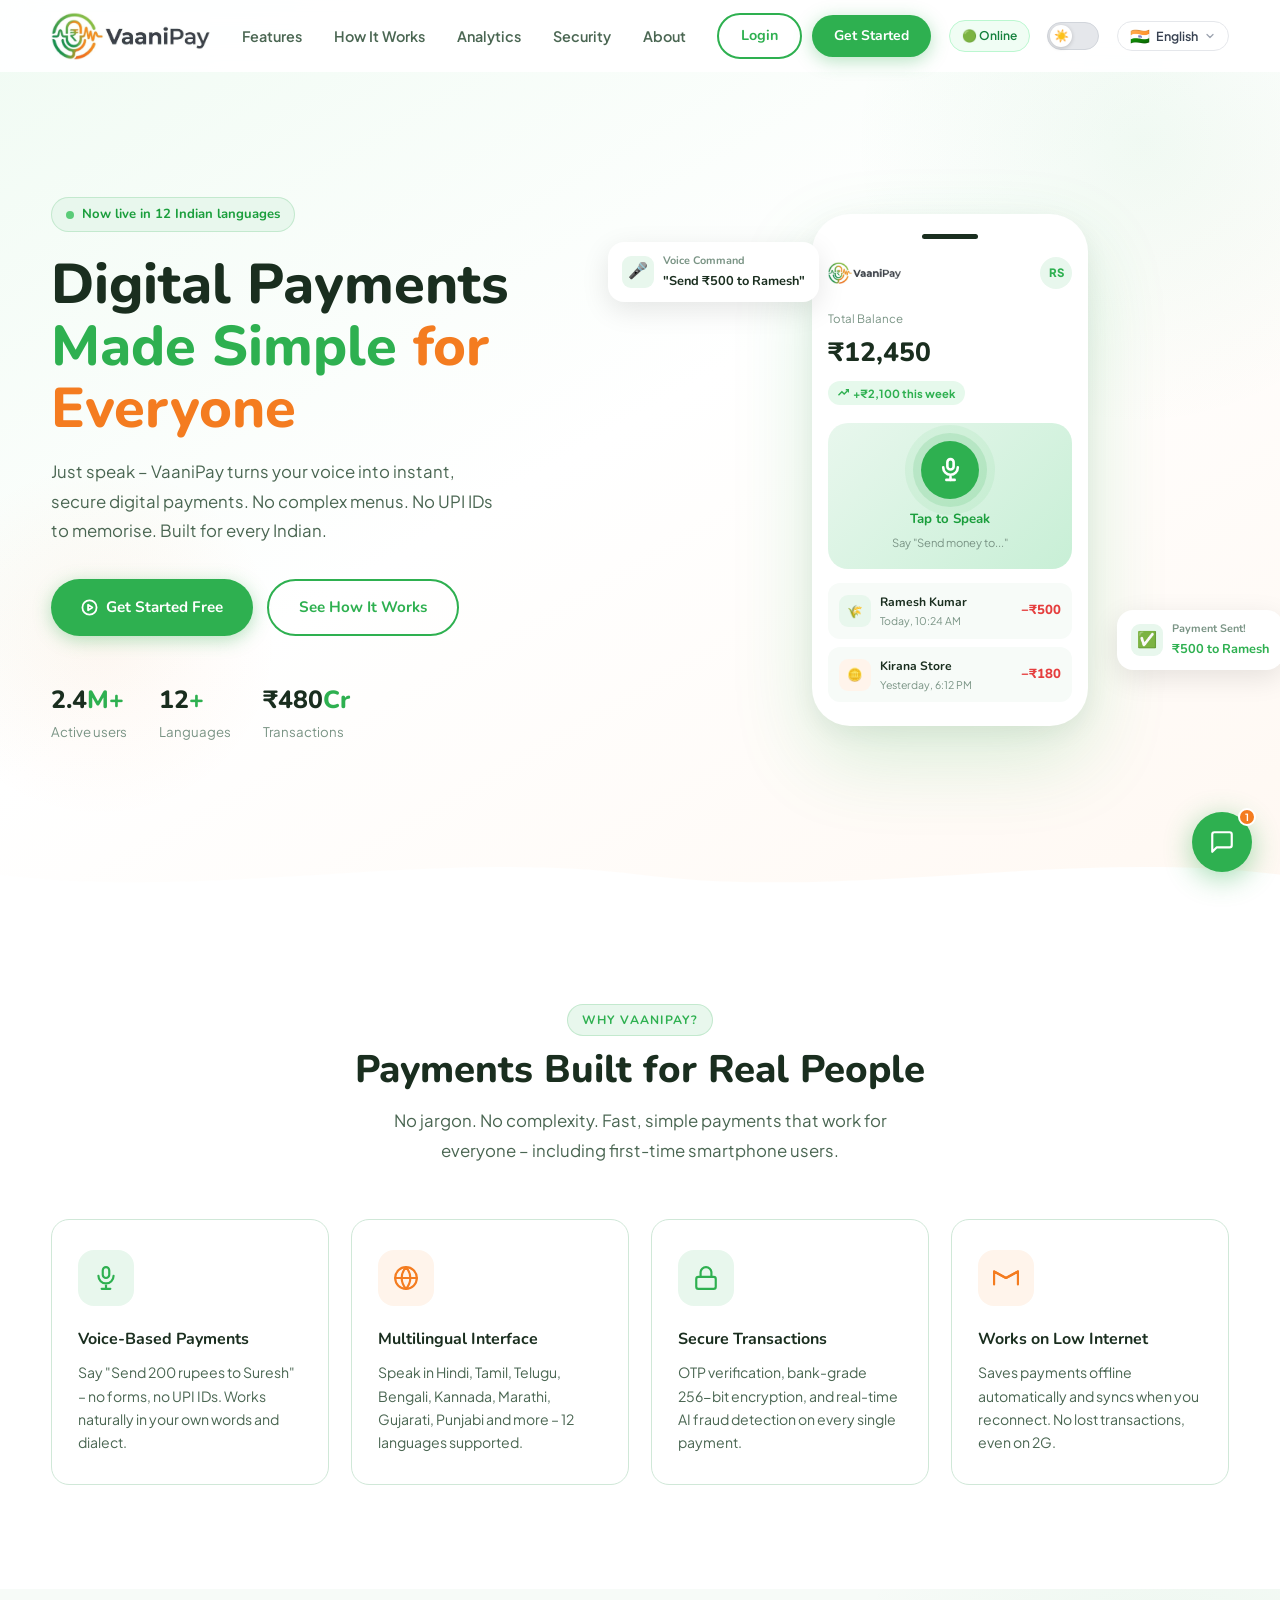
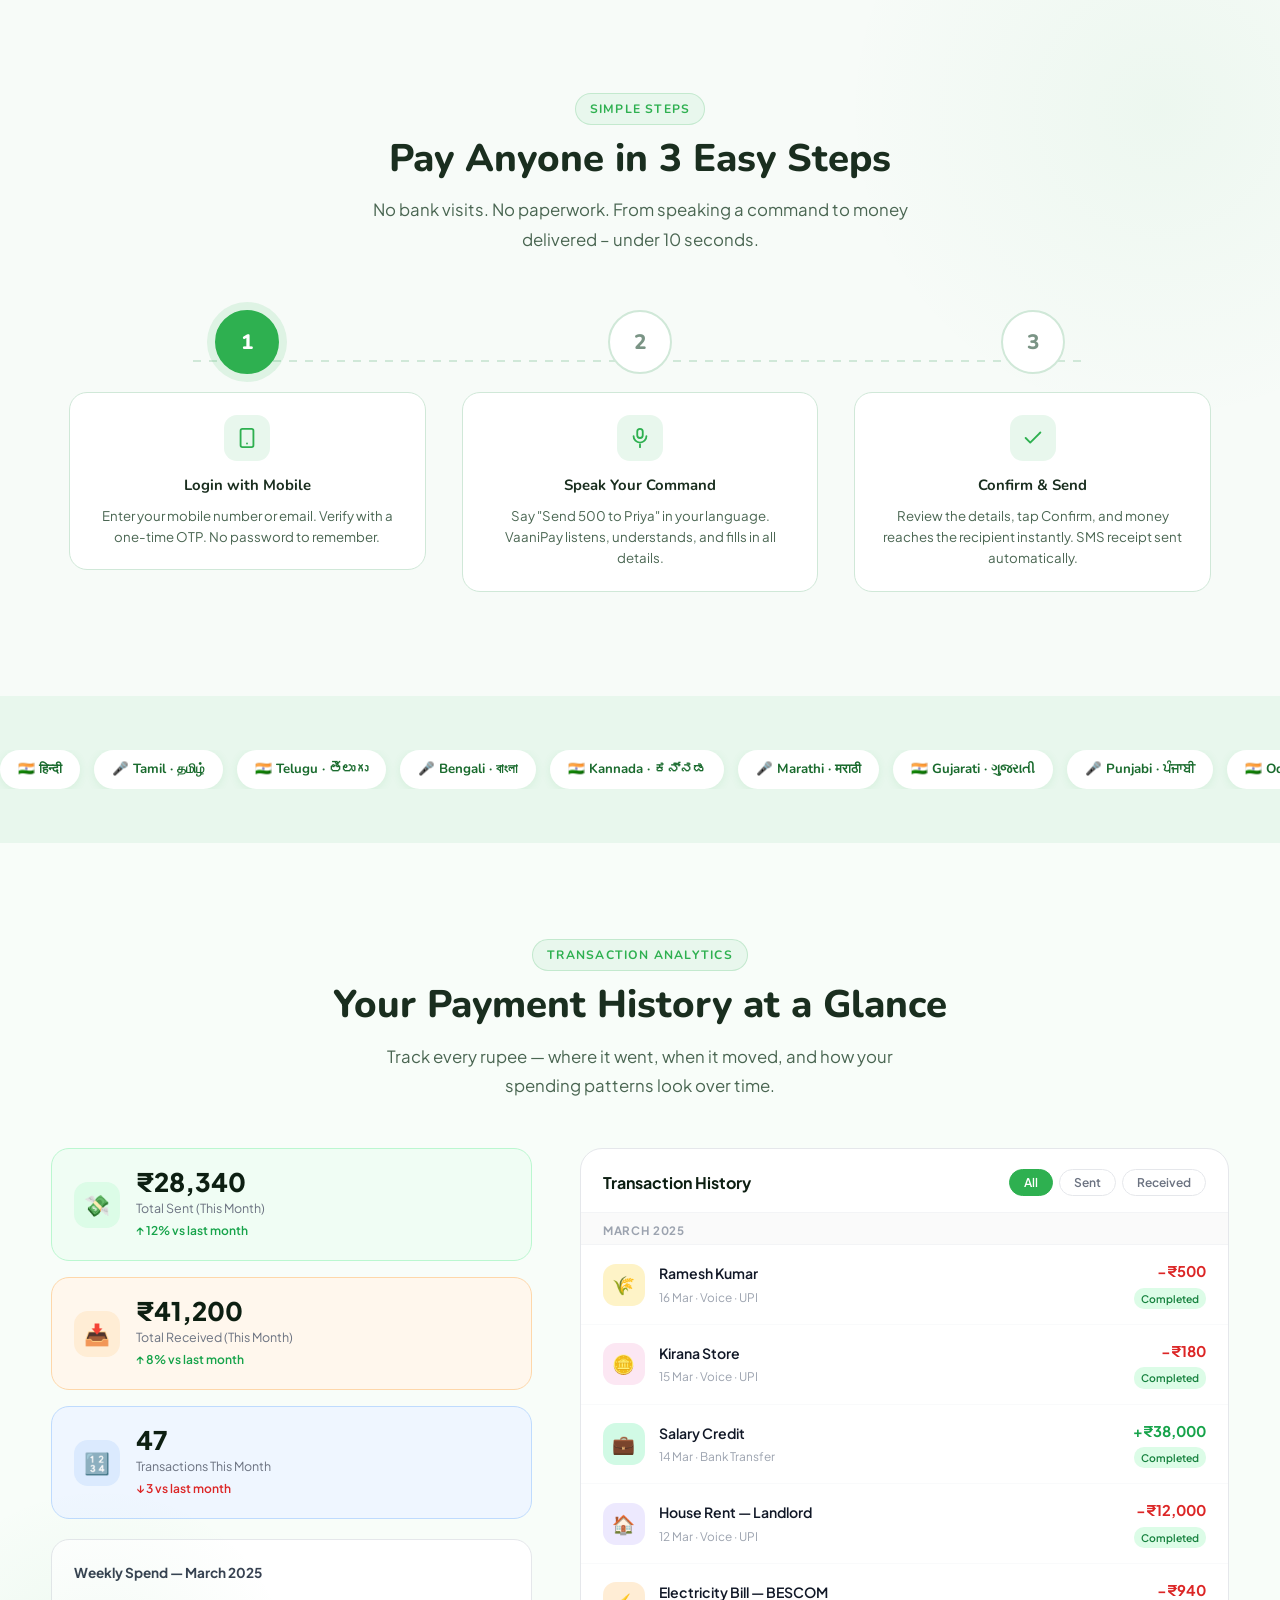
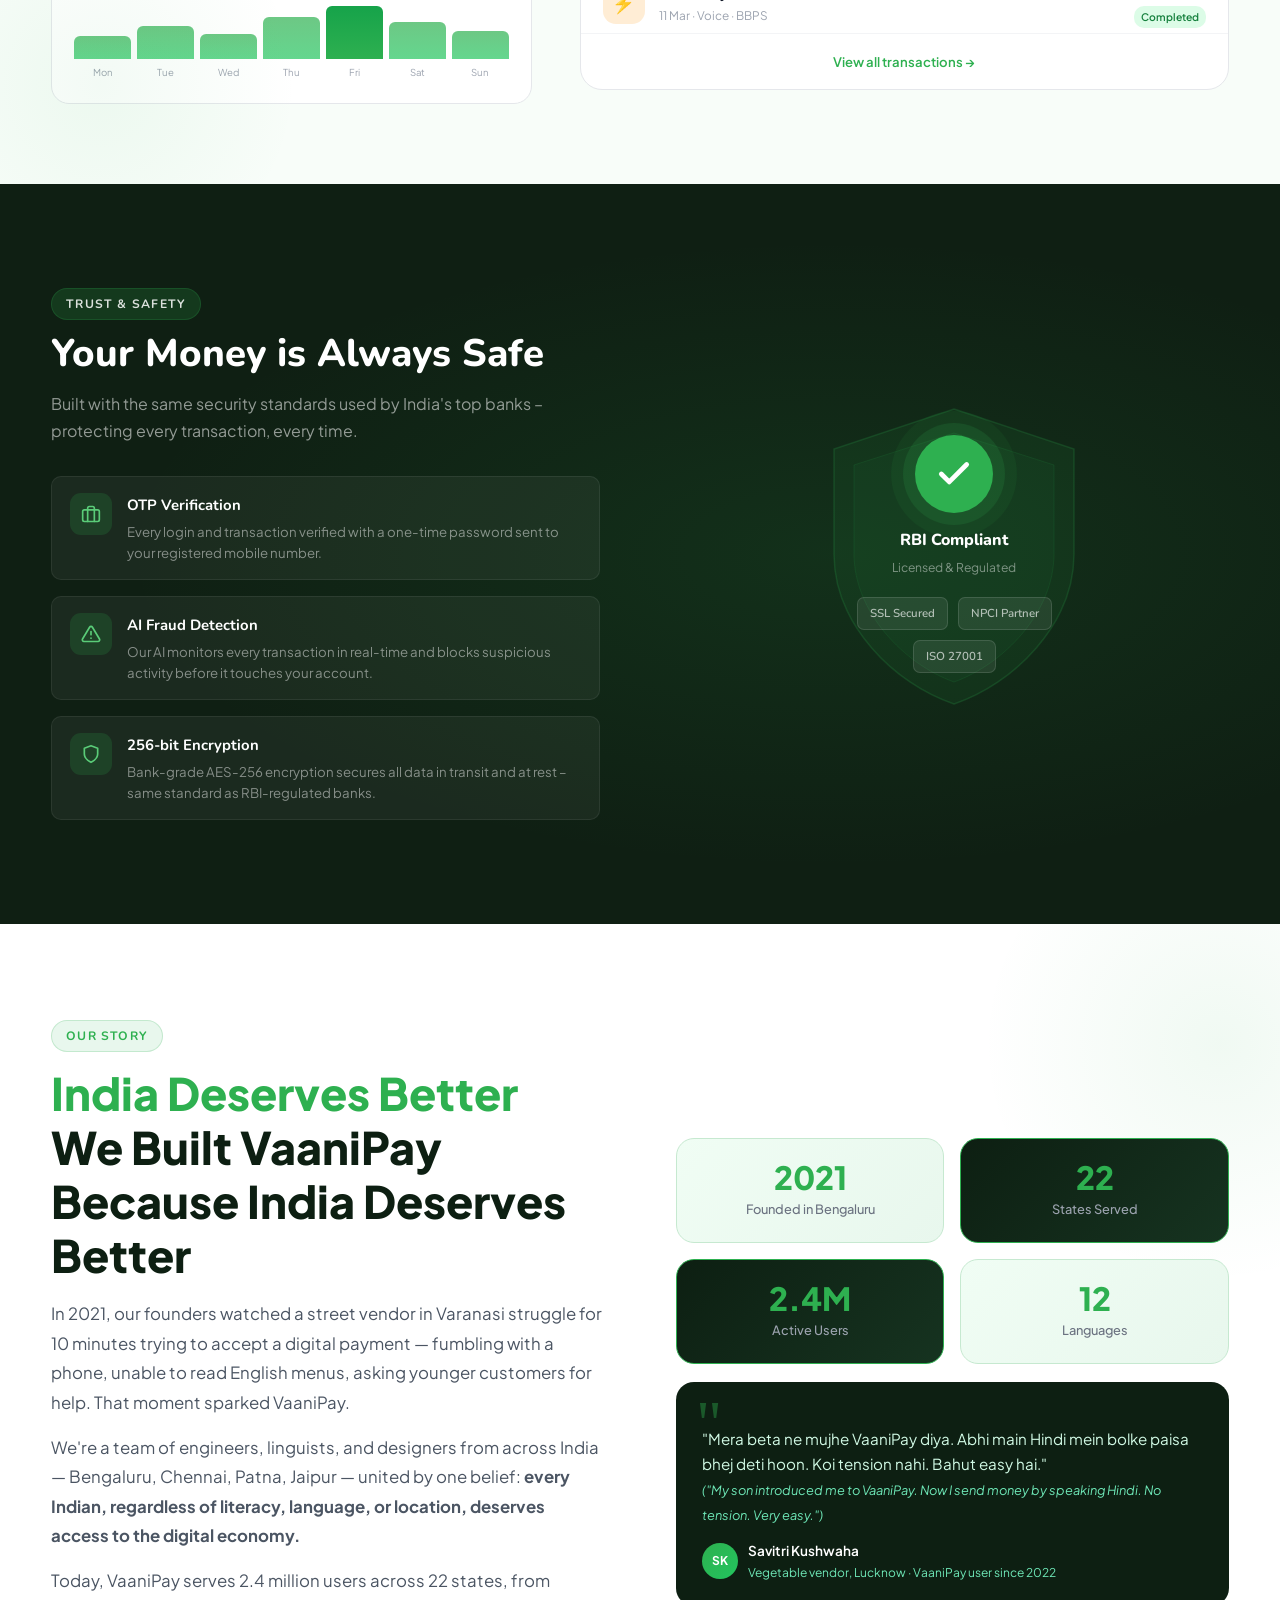
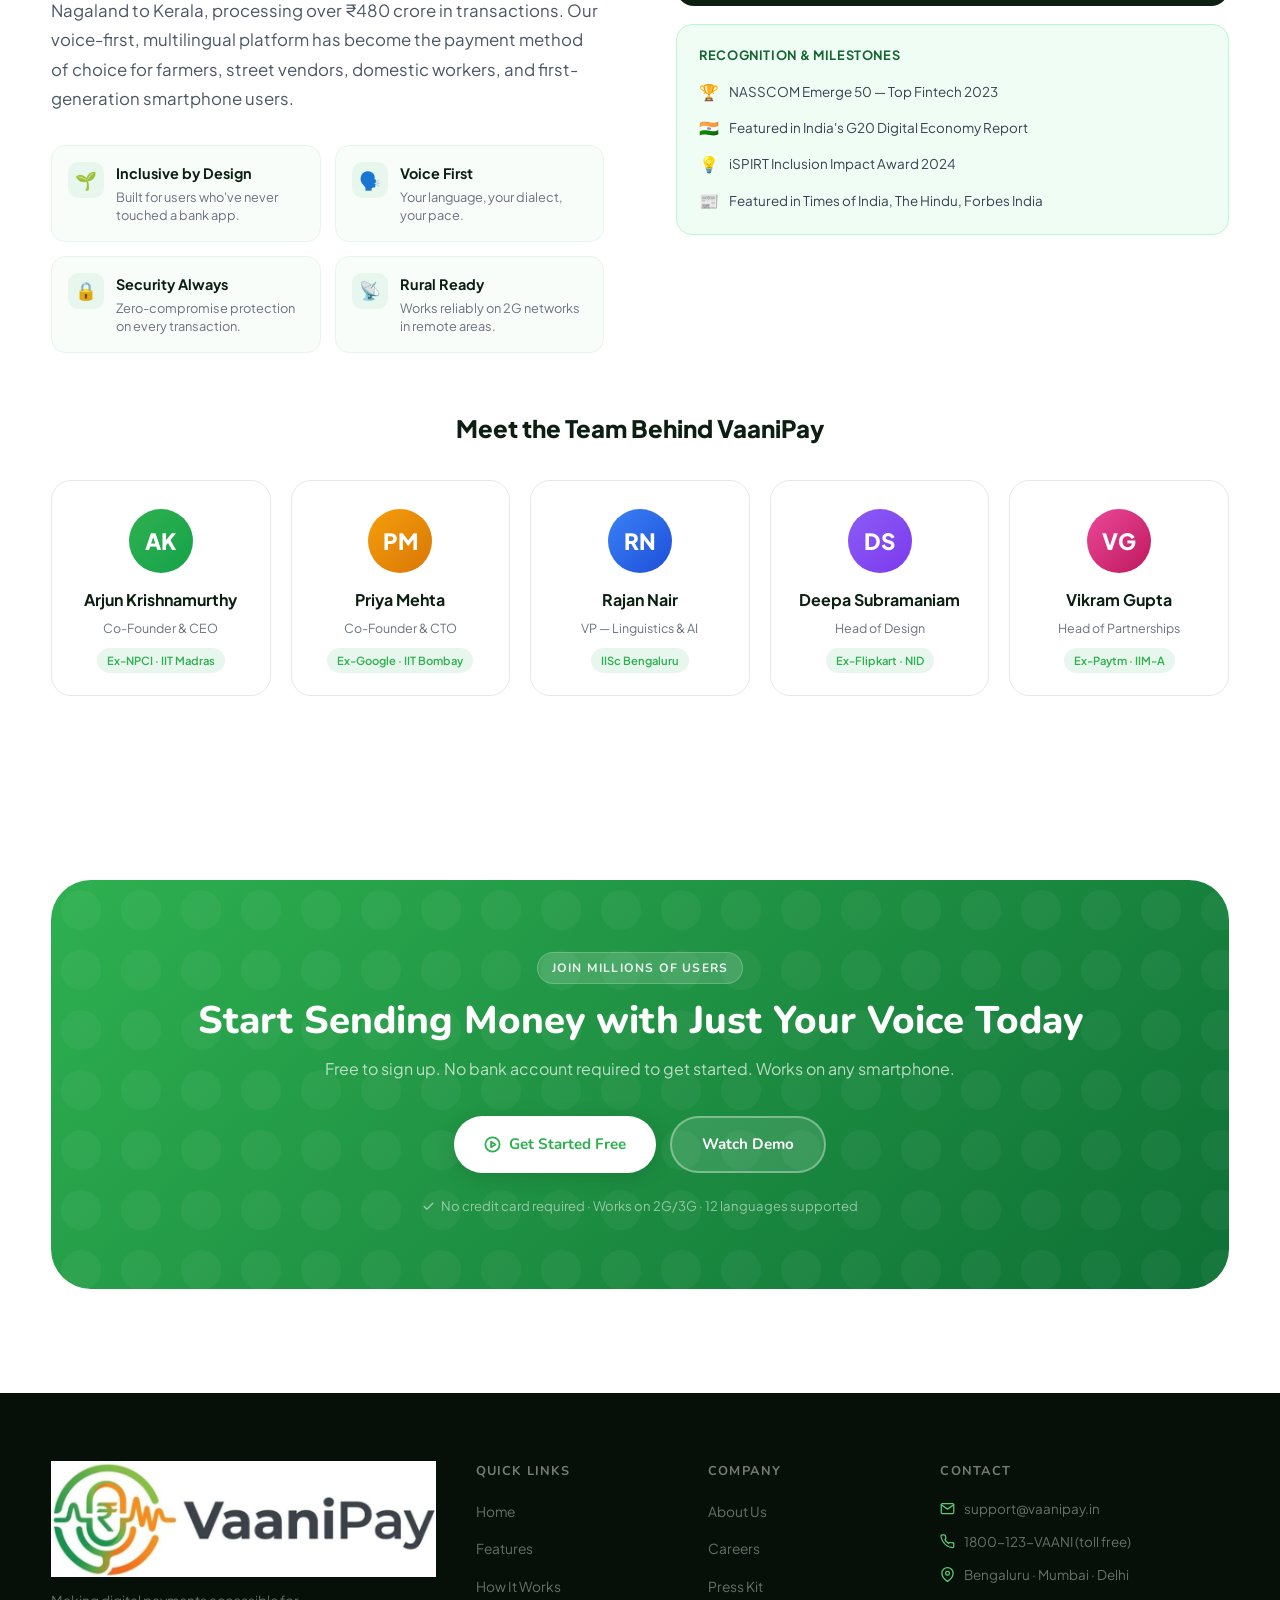
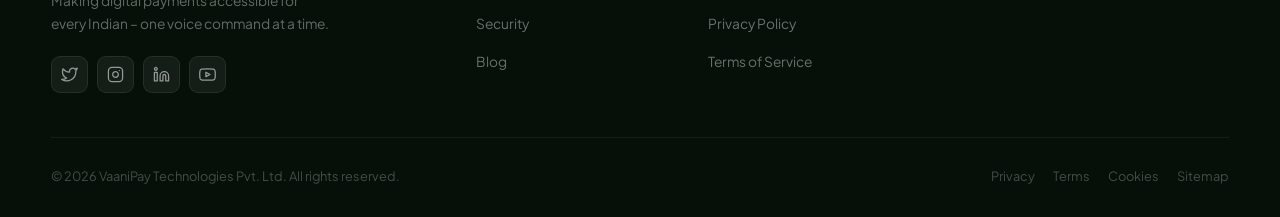
<file: templates/index.html>
﻿<!DOCTYPE html>
<html lang="en">
<head>
  <!-- MUST be first — prevents dark/light flash on reload -->
  <script>
    (function() {
      var saved = localStorage.getItem('vaanipay-theme');
      var prefersDark = window.matchMedia('(prefers-color-scheme: dark)').matches;
      if (saved === 'dark' || (!saved && prefersDark)) {
        document.body.classList.add('dark');
      }
    })();
  </script>

  <!-- rest of your <head> continues... -->
  <meta charset="UTF-8" />
  <meta name="viewport" content="width=device-width, initial-scale=1.0" />
  <title>VaaniPay – Voice Payments for Everyone</title>
  <link rel="preconnect" href="https://fonts.googleapis.com" />
  <link rel="preconnect" href="https://fonts.gstatic.com" crossorigin />
  <link href="https://fonts.googleapis.com/css2?family=Plus+Jakarta+Sans:wght@300;400;500;600;700;800&family=Nunito:wght@400;500;600;700;800&display=swap" rel="stylesheet" />
  <!-- <link rel="stylesheet" href="../static/css/style.css"> -->
  <link rel="stylesheet" href="/static/css/style.css">

  <!-- About + Analytics inline styles -->
  <style>
    /* ══════════════════════════════════
       ABOUT SECTION
    ══════════════════════════════════ */
    .about-sec {
      padding: 96px 0 80px;
      background: #fff;
      position: relative;
      overflow: hidden;
    }
    .about-sec::before {
      content: '';
      position: absolute;
      top: -120px; right: -180px;
      width: 480px; height: 480px;
      background: radial-gradient(circle, rgba(46,176,80,0.07) 0%, transparent 70%);
      border-radius: 50%;
      pointer-events: none;
    }
    .about-inner {
      display: grid;
      grid-template-columns: 1fr 1fr;
      gap: 72px;
      align-items: center;
    }
    @media(max-width:860px){ .about-inner{ grid-template-columns:1fr; gap:40px; } }

    .about-text .chip { margin-bottom: 14px; }
    .about-h {
      font-size: clamp(2rem, 3.5vw, 2.8rem);
      font-weight: 800;
      color: #0d1f12;
      line-height: 1.2;
      margin: 0 0 18px;
    }
    .about-h span { color: var(--g1, #2eb050); }
    .about-p {
      font-size: 1.05rem;
      color: #4b5563;
      line-height: 1.75;
      margin-bottom: 16px;
    }
    .about-vals {
      display: grid;
      grid-template-columns: 1fr 1fr;
      gap: 14px;
      margin-top: 32px;
    }
    @media(max-width:520px){ .about-vals{ grid-template-columns:1fr; } }
    .aval {
      display: flex;
      align-items: flex-start;
      gap: 12px;
      padding: 16px;
      border: 1.5px solid #e8f5ed;
      border-radius: 14px;
      background: #f8fdf9;
      transition: border-color 0.2s, box-shadow 0.2s;
    }
    .aval:hover { border-color: var(--g1,#2eb050); box-shadow: 0 4px 16px rgba(46,176,80,0.1); }
    .aval-ic {
      width: 36px; height: 36px;
      background: #e8f7ed;
      border-radius: 10px;
      display: flex; align-items: center; justify-content: center;
      flex-shrink: 0;
      font-size: 1.1rem;
    }
    .aval-t { font-weight: 700; color: #0d1f12; font-size: 0.9rem; margin-bottom: 3px; }
    .aval-d { font-size: 0.8rem; color: #6b7280; line-height: 1.4; }

    /* Right side: Stats cards */
    .about-vis {
      display: flex;
      flex-direction: column;
      gap: 18px;
    }
    .about-stat-row {
      display: grid;
      grid-template-columns: 1fr 1fr;
      gap: 16px;
    }
    .about-stat {
      background: linear-gradient(135deg, #f0fdf4 0%, #e8f7ed 100%);
      border: 1.5px solid #c6e9d0;
      border-radius: 18px;
      padding: 22px 20px;
      text-align: center;
    }
    .about-stat.dark {
      background: linear-gradient(135deg, #0d1f12 0%, #163320 100%);
      border-color: #2eb050;
    }
    .about-stat.dark .ast-n { color: #2eb050; }
    .about-stat.dark .ast-l { color: #9ca3af; }
    .ast-n { font-size: 2rem; font-weight: 800; color: var(--g1,#2eb050); line-height: 1; margin-bottom: 6px; }
    .ast-l { font-size: 0.8rem; color: #6b7280; font-weight: 500; }
    .about-quote {
      background: #0d1f12;
      border-radius: 18px;
      padding: 24px 26px;
      color: #fff;
      position: relative;
    }
    .about-quote::before {
      content: '"';
      position: absolute;
      top: 10px; left: 20px;
      font-size: 4rem;
      color: var(--g1,#2eb050);
      line-height: 1;
      font-family: Georgia, serif;
      opacity: 0.4;
    }
    .aq-text { font-size: 0.95rem; line-height: 1.65; color: #d1fae5; margin-bottom: 14px; padding-top: 20px; }
    .aq-attr { display: flex; align-items: center; gap: 10px; }
    .aq-av {
      width: 36px; height: 36px; border-radius: 50%;
      background: linear-gradient(135deg, #2eb050, #22c55e);
      display: flex; align-items: center; justify-content: center;
      font-size: 0.75rem; font-weight: 700; color: #fff;
    }
    .aq-nm { font-weight: 600; font-size: 0.85rem; color: #fff; }
    .aq-role { font-size: 0.75rem; color: #6ee7b7; }

    /* Team row */
    .about-team {
      margin-top: 56px;
    }
    .about-team-h {
      text-align: center;
      font-size: 1.5rem;
      font-weight: 800;
      color: #0d1f12;
      margin-bottom: 32px;
    }
    .team-grid {
      display: grid;
      grid-template-columns: repeat(auto-fit, minmax(190px,1fr));
      gap: 20px;
    }
    .team-card {
      text-align: center;
      padding: 28px 18px 22px;
      border: 1.5px solid #e5e7eb;
      border-radius: 20px;
      background: #fff;
      transition: border-color 0.2s, box-shadow 0.2s, transform 0.2s;
    }
    .team-card:hover { border-color: var(--g1,#2eb050); box-shadow: 0 8px 24px rgba(46,176,80,0.12); transform: translateY(-4px); }
    .tm-av {
      width: 64px; height: 64px;
      border-radius: 50%;
      margin: 0 auto 14px;
      display: flex; align-items: center; justify-content: center;
      font-size: 1.4rem; font-weight: 800; color: #fff;
    }
    .tm-nm { font-size: 1rem; font-weight: 700; color: #0d1f12; margin-bottom: 4px; }
    .tm-role { font-size: 0.78rem; color: #6b7280; margin-bottom: 8px; }
    .tm-tag {
      display: inline-block;
      background: #e8f7ed;
      color: var(--g1,#2eb050);
      font-size: 0.7rem; font-weight: 600;
      padding: 3px 10px;
      border-radius: 20px;
    }

    /* ══════════════════════════════════
       ANALYTICS SECTION
    ══════════════════════════════════ */
    .analy-sec {
      padding: 96px 0 80px;
      background: #f8fdf9;
      position: relative;
      overflow: hidden;
    }
    .analy-sec::after {
      content: '';
      position: absolute;
      bottom: -100px; left: -100px;
      width: 400px; height: 400px;
      background: radial-gradient(circle, rgba(46,176,80,0.06) 0%, transparent 70%);
      border-radius: 50%;
      pointer-events: none;
    }
    .analy-inner {
      display: grid;
      grid-template-columns: 1fr 1.35fr;
      gap: 48px;
      align-items: start;
    }
    @media(max-width:900px){ .analy-inner{ grid-template-columns:1fr; } }

    /* Left summary cards */
    .analy-summary { display: flex; flex-direction: column; gap: 16px; }
    .analy-card {
      background: #fff;
      border: 1.5px solid #e5e7eb;
      border-radius: 18px;
      padding: 20px 22px;
      display: flex; align-items: center; gap: 16px;
      transition: box-shadow 0.2s;
    }
    .analy-card:hover { box-shadow: 0 6px 20px rgba(0,0,0,0.07); }
    .analy-card.green { border-color: #bbf7d0; background: #f0fdf4; }
    .analy-card.amber { border-color: #fed7aa; background: #fff7ed; }
    .analy-card.blue  { border-color: #bfdbfe; background: #eff6ff; }
    .ac-ic {
      width: 46px; height: 46px; border-radius: 14px;
      display: flex; align-items: center; justify-content: center; flex-shrink: 0;
      font-size: 1.3rem;
    }
    .analy-card.green .ac-ic { background: #dcfce7; }
    .analy-card.amber .ac-ic { background: #ffedd5; }
    .analy-card.blue  .ac-ic { background: #dbeafe; }
    .ac-val { font-size: 1.6rem; font-weight: 800; color: #0d1f12; line-height: 1; }
    .ac-lbl { font-size: 0.78rem; color: #6b7280; margin-top: 3px; }
    .ac-chg { font-size: 0.75rem; font-weight: 600; margin-top: 2px; }
    .up { color: #16a34a; }
    .dn { color: #dc2626; }

    /* Mini bar chart */
    .analy-chart {
      background: #fff;
      border: 1.5px solid #e5e7eb;
      border-radius: 18px;
      padding: 22px;
      margin-top: 4px;
    }
    .chart-title { font-size: 0.85rem; font-weight: 700; color: #374151; margin-bottom: 14px; }
    .bar-chart { display: flex; align-items: flex-end; gap: 6px; height: 60px; }
    .bar {
      flex: 1;
      border-radius: 6px 6px 0 0;
      background: linear-gradient(180deg, #2eb050, #22c55e);
      opacity: 0.7;
      transition: opacity 0.2s;
      position: relative;
    }
    .bar:hover { opacity: 1; }
    .bar.hi { opacity: 1; background: linear-gradient(180deg, #16a34a, #2eb050); }
    .bar-labels { display: flex; gap: 6px; margin-top: 6px; }
    .bar-labels span { flex: 1; text-align: center; font-size: 0.6rem; color: #9ca3af; }

    /* Right: Transaction table */
    .tx-panel {
      background: #fff;
      border: 1.5px solid #e5e7eb;
      border-radius: 22px;
      overflow: hidden;
    }
    .tx-panel-hdr {
      padding: 20px 22px 16px;
      border-bottom: 1px solid #f3f4f6;
      display: flex; align-items: center; justify-content: space-between;
      flex-wrap: wrap; gap: 10px;
    }
    .tx-panel-title { font-size: 1rem; font-weight: 700; color: #0d1f12; }
    .tx-filters { display: flex; gap: 6px; flex-wrap: wrap; }
    .tf {
      padding: 5px 14px;
      border-radius: 20px;
      font-size: 0.75rem;
      font-weight: 600;
      border: 1.5px solid #e5e7eb;
      background: #fff;
      color: #6b7280;
      cursor: pointer;
      transition: all 0.15s;
    }
    .tf.active, .tf:hover { background: var(--g1,#2eb050); color: #fff; border-color: var(--g1,#2eb050); }
    .tx-list { max-height: 420px; overflow-y: auto; }
    .tx-list::-webkit-scrollbar { width: 4px; }
    .tx-list::-webkit-scrollbar-thumb { background: #d1fae5; border-radius: 4px; }
    .tx-row {
      display: flex; align-items: center; gap: 14px;
      padding: 14px 22px;
      border-bottom: 1px solid #f9fafb;
      transition: background 0.15s;
      cursor: default;
    }
    .tx-row:hover { background: #f8fdf9; }
    .tx-row:last-child { border-bottom: none; }
    .tx-emoji {
      width: 42px; height: 42px;
      border-radius: 13px;
      display: flex; align-items: center; justify-content: center;
      font-size: 1.15rem; flex-shrink: 0;
    }
    .tx-info { flex: 1; min-width: 0; }
    .tx-nm { font-size: 0.88rem; font-weight: 600; color: #111827; white-space: nowrap; overflow: hidden; text-overflow: ellipsis; }
    .tx-sub { font-size: 0.74rem; color: #9ca3af; margin-top: 2px; }
    .tx-right { text-align: right; flex-shrink: 0; }
    .tx-amt { font-size: 0.92rem; font-weight: 700; }
    .tx-amt.out { color: #dc2626; }
    .tx-amt.in  { color: #16a34a; }
    .tx-status {
      font-size: 0.65rem; font-weight: 600;
      padding: 2px 7px; border-radius: 10px; margin-top: 3px;
      display: inline-block;
    }
    .tx-status.ok  { background: #dcfce7; color: #15803d; }
    .tx-status.pend{ background: #fef9c3; color: #a16207; }
    .tx-status.fail{ background: #fee2e2; color: #b91c1c; }
    .tx-panel-foot {
      padding: 14px 22px;
      border-top: 1px solid #f3f4f6;
      text-align: center;
    }
    .tx-more {
      font-size: 0.82rem; color: var(--g1,#2eb050); font-weight: 600;
      text-decoration: none; cursor: pointer;
    }
    .tx-more:hover { text-decoration: underline; }

    /* Month badges in list */
    .tx-month-badge {
      padding: 8px 22px 4px;
      font-size: 0.72rem;
      font-weight: 700;
      color: #9ca3af;
      text-transform: uppercase;
      letter-spacing: 0.07em;
      background: #fafafa;
      border-bottom: 1px solid #f3f4f6;
    }
  </style>
</head>
<body>

  <!-- ══════════════════════════════════
       NAVBAR
  ══════════════════════════════════ -->
  <nav id="nav">
    <div class="wrap">
      <div class="nav-row">
        <a href="#home" class="nav-logo-link">
          <img src="/static/assets/icon.jpeg" alt="VaaniPay Logo" class="nav-logo-img" />
        </a>
        <ul class="nav-links">
          <li><a href="#features">Features</a></li>
          <li><a href="#how">How It Works</a></li>
          <li><a href="#analy">Analytics</a></li>
          <li><a href="#security">Security</a></li>
          <li><a href="#about">About</a></li>
        </ul>
        <div class="nav-right">
          <a href="/login" class="nav-login">Login</a>
          <a href="/login" class="btn btn-green nav-cta">Get Started</a>
        </div>
        <!-- Online/Offline Status Badge -->
        <div id="statusBadge" class="status-badge">🟢 Online</div>
        <!-- Dark / Light Mode Toggle -->
<div class="theme-toggle" id="themeToggle" aria-label="Toggle dark mode" title="Toggle dark/light mode">
  <div class="tt-track">
    <div class="tt-thumb">
      <span class="tt-icon tt-sun">☀️</span>
      <span class="tt-icon tt-moon">🌙</span>
    </div>
  </div>
</div>
<!-- Language Selector Dropdown -->
<div class="lang-selector" id="langSelector">
  <button class="ls-btn" id="lsBtn" aria-label="Select language">
    <span class="ls-flag" id="lsFlag">🇮🇳</span>
    <span class="ls-current" id="lsCurrent">English</span>
    <svg class="ls-arrow" id="lsArrow" width="12" height="12" viewBox="0 0 24 24" fill="none" stroke="currentColor" stroke-width="2.5" stroke-linecap="round" stroke-linejoin="round"><polyline points="6 9 12 15 18 9"/></svg>
  </button>
  <div class="ls-dropdown" id="lsDropdown">
    <div class="ls-search-wrap">
      <svg width="13" height="13" viewBox="0 0 24 24" fill="none" stroke="currentColor" stroke-width="2.5" stroke-linecap="round" stroke-linejoin="round"><circle cx="11" cy="11" r="8"/><line x1="21" y1="21" x2="16.65" y2="16.65"/></svg>
      <input class="ls-search" id="lsSearch" placeholder="Search language..." autocomplete="off" />
    </div>
    <div class="ls-list" id="lsList">
      <div class="ls-item active" data-lang="en-IN" data-name="English" data-native="English (India)" data-flag="🇮🇳">
        <span class="ls-item-flag">🇮🇳</span>
        <div class="ls-item-text">
          <span class="ls-item-name">English</span>
          <span class="ls-item-native">English (India)</span>
        </div>
        <svg class="ls-check" width="14" height="14" viewBox="0 0 24 24" fill="none" stroke="currentColor" stroke-width="3" stroke-linecap="round" stroke-linejoin="round"><polyline points="20 6 9 17 4 12"/></svg>
      </div>
      <div class="ls-item" data-lang="hi-IN" data-name="Hindi" data-native="हिन्दी" data-flag="🇮🇳">
        <span class="ls-item-flag">🇮🇳</span>
        <div class="ls-item-text">
          <span class="ls-item-name">Hindi</span>
          <span class="ls-item-native">हिन्दी</span>
        </div>
        <svg class="ls-check" width="14" height="14" viewBox="0 0 24 24" fill="none" stroke="currentColor" stroke-width="3" stroke-linecap="round" stroke-linejoin="round"><polyline points="20 6 9 17 4 12"/></svg>
      </div>
      <div class="ls-item" data-lang="bn-IN" data-name="Bengali" data-native="বাংলা" data-flag="🇮🇳">
        <span class="ls-item-flag">🇮🇳</span>
        <div class="ls-item-text">
          <span class="ls-item-name">Bengali</span>
          <span class="ls-item-native">বাংলা</span>
        </div>
        <svg class="ls-check" width="14" height="14" viewBox="0 0 24 24" fill="none" stroke="currentColor" stroke-width="3" stroke-linecap="round" stroke-linejoin="round"><polyline points="20 6 9 17 4 12"/></svg>
      </div>
      <div class="ls-item" data-lang="ta-IN" data-name="Tamil" data-native="தமிழ்" data-flag="🇮🇳">
        <span class="ls-item-flag">🇮🇳</span>
        <div class="ls-item-text">
          <span class="ls-item-name">Tamil</span>
          <span class="ls-item-native">தமிழ்</span>
        </div>
        <svg class="ls-check" width="14" height="14" viewBox="0 0 24 24" fill="none" stroke="currentColor" stroke-width="3" stroke-linecap="round" stroke-linejoin="round"><polyline points="20 6 9 17 4 12"/></svg>
      </div>
      <div class="ls-item" data-lang="te-IN" data-name="Telugu" data-native="తెలుగు" data-flag="🇮🇳">
        <span class="ls-item-flag">🇮🇳</span>
        <div class="ls-item-text">
          <span class="ls-item-name">Telugu</span>
          <span class="ls-item-native">తెలుగు</span>
        </div>
        <svg class="ls-check" width="14" height="14" viewBox="0 0 24 24" fill="none" stroke="currentColor" stroke-width="3" stroke-linecap="round" stroke-linejoin="round"><polyline points="20 6 9 17 4 12"/></svg>
      </div>
      <div class="ls-item" data-lang="ml-IN" data-name="Malayalam" data-native="മലയാളം" data-flag="🇮🇳">
        <span class="ls-item-flag">🇮🇳</span>
        <div class="ls-item-text">
          <span class="ls-item-name">Malayalam</span>
          <span class="ls-item-native">മലയാളം</span>
        </div>
        <svg class="ls-check" width="14" height="14" viewBox="0 0 24 24" fill="none" stroke="currentColor" stroke-width="3" stroke-linecap="round" stroke-linejoin="round"><polyline points="20 6 9 17 4 12"/></svg>
      </div>
      <div class="ls-item" data-lang="kn-IN" data-name="Kannada" data-native="ಕನ್ನಡ" data-flag="🇮🇳">
        <span class="ls-item-flag">🇮🇳</span>
        <div class="ls-item-text">
          <span class="ls-item-name">Kannada</span>
          <span class="ls-item-native">ಕನ್ನಡ</span>
        </div>
        <svg class="ls-check" width="14" height="14" viewBox="0 0 24 24" fill="none" stroke="currentColor" stroke-width="3" stroke-linecap="round" stroke-linejoin="round"><polyline points="20 6 9 17 4 12"/></svg>
      </div>
      <div class="ls-item" data-lang="mr-IN" data-name="Marathi" data-native="मराठी" data-flag="🇮🇳">
        <span class="ls-item-flag">🇮🇳</span>
        <div class="ls-item-text">
          <span class="ls-item-name">Marathi</span>
          <span class="ls-item-native">मराठी</span>
        </div>
        <svg class="ls-check" width="14" height="14" viewBox="0 0 24 24" fill="none" stroke="currentColor" stroke-width="3" stroke-linecap="round" stroke-linejoin="round"><polyline points="20 6 9 17 4 12"/></svg>
      </div>
      <div class="ls-item" data-lang="gu-IN" data-name="Gujarati" data-native="ગુજરાતી" data-flag="🇮🇳">
        <span class="ls-item-flag">🇮🇳</span>
        <div class="ls-item-text">
          <span class="ls-item-name">Gujarati</span>
          <span class="ls-item-native">ગુજરાતી</span>
        </div>
        <svg class="ls-check" width="14" height="14" viewBox="0 0 24 24" fill="none" stroke="currentColor" stroke-width="3" stroke-linecap="round" stroke-linejoin="round"><polyline points="20 6 9 17 4 12"/></svg>
      </div>
      <div class="ls-item" data-lang="pa-IN" data-name="Punjabi" data-native="ਪੰਜਾਬੀ" data-flag="🇮🇳">
        <span class="ls-item-flag">🇮🇳</span>
        <div class="ls-item-text">
          <span class="ls-item-name">Punjabi</span>
          <span class="ls-item-native">ਪੰਜਾਬੀ</span>
        </div>
        <svg class="ls-check" width="14" height="14" viewBox="0 0 24 24" fill="none" stroke="currentColor" stroke-width="3" stroke-linecap="round" stroke-linejoin="round"><polyline points="20 6 9 17 4 12"/></svg>
      </div>
      <div class="ls-item" data-lang="or-IN" data-name="Odia" data-native="ଓଡ଼ିଆ" data-flag="🇮🇳">
        <span class="ls-item-flag">🇮🇳</span>
        <div class="ls-item-text">
          <span class="ls-item-name">Odia</span>
          <span class="ls-item-native">ଓଡ଼ିଆ</span>
        </div>
        <svg class="ls-check" width="14" height="14" viewBox="0 0 24 24" fill="none" stroke="currentColor" stroke-width="3" stroke-linecap="round" stroke-linejoin="round"><polyline points="20 6 9 17 4 12"/></svg>
      </div>
      <div class="ls-item" data-lang="ur-IN" data-name="Urdu" data-native="اردو" data-flag="🇮🇳">
        <span class="ls-item-flag">🇮🇳</span>
        <div class="ls-item-text">
          <span class="ls-item-name">Urdu</span>
          <span class="ls-item-native">اردو</span>
        </div>
        <svg class="ls-check" width="14" height="14" viewBox="0 0 24 24" fill="none" stroke="currentColor" stroke-width="3" stroke-linecap="round" stroke-linejoin="round"><polyline points="20 6 9 17 4 12"/></svg>
      </div>
    </div>
  </div>
</div>
        <button class="burger" id="burger" aria-label="Open menu">
          <span></span><span></span><span></span>
        </button>
      </div>
    </div>
  </nav>

  <!-- Mobile Menu Overlay -->
  <div class="mob-menu" id="mobMenu">
    <button class="mob-x" id="mobX" aria-label="Close menu">✕</button>
    <a href="#features" class="mob-link">Features</a>
    <a href="#how" class="mob-link">How It Works</a>
    <a href="#analy" class="mob-link">Analytics</a>
    <a href="#security" class="mob-link">Security</a>
    <a href="#about" class="mob-link">About</a>
    <a href="#" class="btn btn-green" style="margin-top:12px">Get Started Free</a>
  </div>

  <!-- ══════════════════════════════════
       HERO SECTION
  ══════════════════════════════════ -->
  <section class="hero" id="home">
    <div class="hero-blob-a"></div>
    <div class="hero-blob-b"></div>
    <svg class="hero-wave" viewBox="0 0 1440 60" xmlns="http://www.w3.org/2000/svg" preserveAspectRatio="none">
      <path d="M0,30 C240,60 480,0 720,30 C960,60 1200,0 1440,30 L1440,60 L0,60 Z" fill="#ffffff"/>
    </svg>
    <div class="wrap">
      <div class="hero-inner">
        <div class="hero-text">
          <div class="hero-badge">
            <div class="badge-dot"></div>
            Now live in 12 Indian languages
          </div>
          <h1 class="hero-title">
            Digital Payments <span class="hl">Made Simple</span> <span class="ho">Everyone</span>
          </h1>
          <p class="body-lg hero-sub">
            Just speak – VaaniPay turns your voice into instant, secure digital payments. No complex menus. No UPI IDs to memorise. Built for every Indian.
          </p>
          <div class="hero-btns">
            <a href="#" class="btn btn-green">
              <svg width="17" height="17" viewBox="0 0 24 24" fill="none" stroke="currentColor" stroke-width="2.5" stroke-linecap="round" stroke-linejoin="round"><circle cx="12" cy="12" r="10"/><polygon points="10 8 16 12 10 16 10 8"/></svg>
              Get Started Free
            </a>
            <a href="#how" class="btn btn-outline">See How It Works</a>
          </div>
          <div class="hero-stats">
            <div class="stat-item">
              <div class="stat-n">2.4<em>M+</em></div>
              <div class="stat-l">Active users</div>
            </div>
            <div class="stat-item">
              <div class="stat-n">12<em>+</em></div>
              <div class="stat-l">Languages</div>
            </div>
            <div class="stat-item">
              <div class="stat-n">₹480<em>Cr</em></div>
              <div class="stat-l">Transactions</div>
            </div>
          </div>
        </div>
        <div class="hero-vis">
          <div class="fc fc1">
            <div class="fc-ic" style="background:#e8f7ed">🎤</div>
            <div>
              <div class="fc-lbl">Voice Command</div>
              <div class="fc-val">"Send ₹500 to Ramesh"</div>
            </div>
          </div>
          <div class="fc fc2">
            <div class="fc-ic" style="background:#e8f7ed">✅</div>
            <div>
              <div class="fc-lbl">Payment Sent!</div>
              <div class="fc-val" style="color:var(--g1)">₹500 to Ramesh</div>
            </div>
          </div>
          <div class="phone">
            <div class="phone-bar"></div>
            <div class="phone-top">
              <img src="/static/assets/icon.jpeg" alt="VaaniPay" class="phone-logo" />
              <div class="phone-av">RS</div>
            </div>
            <div class="p-bal-lbl">Total Balance</div>
            <div class="p-bal">₹12,450</div>
            <div class="p-up">
              <svg width="11" height="11" viewBox="0 0 24 24" fill="none" stroke="currentColor" stroke-width="3"><polyline points="23 6 13.5 15.5 8.5 10.5 1 18"/><polyline points="17 6 23 6 23 12"/></svg>
              +₹2,100 this week
            </div>
            <div class="p-mic-area">
              <div class="p-mic-btn" id="phoneMicBtn">
                <svg width="25" height="25" viewBox="0 0 24 24" fill="none" stroke="white" stroke-width="2.5" stroke-linecap="round" stroke-linejoin="round">
                  <path d="M12 2a3 3 0 0 0-3 3v4a3 3 0 0 0 6 0V5a3 3 0 0 0-3-3z"/>
                  <path d="M19 10a7 7 0 0 1-14 0"/>
                  <line x1="12" y1="19" x2="12" y2="22"/>
                  <line x1="8" y1="22" x2="16" y2="22"/>
                </svg>
              </div>
              <div class="p-mic-t">Tap to Speak</div>
              <div class="p-mic-s">Say "Send money to..."</div>
            </div>
            <div class="p-txs">
              <div class="p-tx">
                <div class="p-tx-ic" style="background:#e8f7ed">🌾</div>
                <div class="p-tx-info">
                  <div class="p-tx-nm">Ramesh Kumar</div>
                  <div class="p-tx-tm">Today, 10:24 AM</div>
                </div>
                <div class="p-tx-am out">−₹500</div>
              </div>
              <div class="p-tx">
                <div class="p-tx-ic" style="background:#fff4eb">🪙</div>
                <div class="p-tx-info">
                  <div class="p-tx-nm">Kirana Store</div>
                  <div class="p-tx-tm">Yesterday, 6:12 PM</div>
                </div>
                <div class="p-tx-am out">−₹180</div>
              </div>
            </div>
          </div>
        </div>
      </div>
    </div>
  </section>

  <!-- ══════════════════════════════════
       FEATURES SECTION
  ══════════════════════════════════ -->
  <section class="features" id="features">
    <div class="wrap">
      <div class="tc rv">
        <span class="chip">Why VaaniPay?</span>
        <h2 class="h2" style="margin:12px 0 14px">Payments Built for<br>Real People</h2>
        <p class="body-lg">No jargon. No complexity. Fast, simple payments that work for everyone – including first-time smartphone users.</p>
      </div>
      <div class="feat-grid">
        <div class="feat-card rv d1">
          <div class="feat-ic">
            <svg viewBox="0 0 24 24" fill="none" stroke="currentColor" stroke-width="2" stroke-linecap="round" stroke-linejoin="round"><path d="M12 2a3 3 0 0 0-3 3v4a3 3 0 0 0 6 0V5a3 3 0 0 0-3-3z"/><path d="M19 10a7 7 0 0 1-14 0"/><line x1="12" y1="19" x2="12" y2="22"/><line x1="8" y1="22" x2="16" y2="22"/></svg>
          </div>
          <div class="feat-title">Voice-Based Payments</div>
          <p class="feat-desc">Say "Send 200 rupees to Suresh" – no forms, no UPI IDs. Works naturally in your own words and dialect.</p>
        </div>
        <div class="feat-card o rv d2">
          <div class="feat-ic">
            <svg viewBox="0 0 24 24" fill="none" stroke="currentColor" stroke-width="2" stroke-linecap="round" stroke-linejoin="round"><circle cx="12" cy="12" r="10"/><line x1="2" y1="12" x2="22" y2="12"/><path d="M12 2a15.3 15.3 0 0 1 4 10 15.3 15.3 0 0 1-4 10 15.3 15.3 0 0 1-4-10 15.3 15.3 0 0 1 4-10z"/></svg>
          </div>
          <div class="feat-title">Multilingual Interface</div>
          <p class="feat-desc">Speak in Hindi, Tamil, Telugu, Bengali, Kannada, Marathi, Gujarati, Punjabi and more – 12 languages supported.</p>
        </div>
        <div class="feat-card rv d3">
          <div class="feat-ic">
            <svg viewBox="0 0 24 24" fill="none" stroke="currentColor" stroke-width="2" stroke-linecap="round" stroke-linejoin="round"><rect x="3" y="11" width="18" height="11" rx="2" ry="2"/><path d="M7 11V7a5 5 0 0 1 10 0v4"/></svg>
          </div>
          <div class="feat-title">Secure Transactions</div>
          <p class="feat-desc">OTP verification, bank-grade 256-bit encryption, and real-time AI fraud detection on every single payment.</p>
        </div>
        <div class="feat-card o rv d4">
          <div class="feat-ic">
            <svg viewBox="0 0 24 24" fill="none" stroke="currentColor" stroke-width="2" stroke-linecap="round" stroke-linejoin="round"><path d="M1 6l11 6 11-6"/><path d="M1 18V6l11 6 11-6v12"/></svg>
          </div>
          <div class="feat-title">Works on Low Internet</div>
          <p class="feat-desc">Saves payments offline automatically and syncs when you reconnect. No lost transactions, even on 2G.</p>
        </div>
      </div>
    </div>
  </section>

  <!-- ══════════════════════════════════
       HOW IT WORKS
  ══════════════════════════════════ -->
  <section class="how" id="how">
    <div class="wrap">
      <div class="tc rv">
        <span class="chip">Simple Steps</span>
        <h2 class="h2" style="margin:12px 0 14px">Pay Anyone in 3 Easy Steps</h2>
        <p class="body-lg">No bank visits. No paperwork. From speaking a command to money delivered – under 10 seconds.</p>
      </div>
      <div class="steps">
        <div class="step hi rv d1">
          <div class="step-n">1</div>
          <div class="step-box">
            <div class="step-ic"><svg viewBox="0 0 24 24" fill="none" stroke="currentColor" stroke-width="2" stroke-linecap="round" stroke-linejoin="round"><rect x="5" y="2" width="14" height="20" rx="2" ry="2"/><line x1="12" y1="18" x2="12.01" y2="18"/></svg></div>
            <div class="step-title">Login with Mobile</div>
            <p class="step-desc">Enter your mobile number or email. Verify with a one-time OTP. No password to remember.</p>
          </div>
        </div>
        <div class="step rv d2">
          <div class="step-n">2</div>
          <div class="step-box">
            <div class="step-ic"><svg viewBox="0 0 24 24" fill="none" stroke="currentColor" stroke-width="2" stroke-linecap="round" stroke-linejoin="round"><path d="M12 2a3 3 0 0 0-3 3v4a3 3 0 0 0 6 0V5a3 3 0 0 0-3-3z"/><path d="M19 10a7 7 0 0 1-14 0"/><line x1="12" y1="19" x2="12" y2="22"/></svg></div>
            <div class="step-title">Speak Your Command</div>
            <p class="step-desc">Say "Send 500 to Priya" in your language. VaaniPay listens, understands, and fills in all details.</p>
          </div>
        </div>
        <div class="step rv d3">
          <div class="step-n">3</div>
          <div class="step-box">
            <div class="step-ic"><svg viewBox="0 0 24 24" fill="none" stroke="currentColor" stroke-width="2" stroke-linecap="round" stroke-linejoin="round"><polyline points="20 6 9 17 4 12"/></svg></div>
            <div class="step-title">Confirm &amp; Send</div>
            <p class="step-desc">Review the details, tap Confirm, and money reaches the recipient instantly. SMS receipt sent automatically.</p>
          </div>
        </div>
      </div>
    </div>
  </section>

  <!-- ══════════════════════════════════
       LANGUAGE MARQUEE STRIP
  ══════════════════════════════════ -->
  <div class="lang-sec">
    <div style="overflow:hidden">
      <div class="lang-inner" id="langStrip">
        <div class="lang-pill">🇮🇳 हिन्दी</div>
        <div class="lang-pill">🎤 Tamil · தமிழ்</div>
        <div class="lang-pill">🇮🇳 Telugu · తెలుగు</div>
        <div class="lang-pill">🎤 Bengali · বাংলা</div>
        <div class="lang-pill">🇮🇳 Kannada · ಕನ್ನಡ</div>
        <div class="lang-pill">🎤 Marathi · मराठी</div>
        <div class="lang-pill">🇮🇳 Gujarati · ગુજરાતી</div>
        <div class="lang-pill">🎤 Punjabi · ਪੰਜਾਬੀ</div>
        <div class="lang-pill">🇮🇳 Odia · ଓଡ଼ିଆ</div>
        <div class="lang-pill">🎤 Malayalam · മലയാളം</div>
        <div class="lang-pill">🇮🇳 हिन्दी</div>
        <div class="lang-pill">🎤 Tamil · தமிழ்</div>
        <div class="lang-pill">🇮🇳 Telugu · తెలుగు</div>
        <div class="lang-pill">🎤 Bengali · বাংলা</div>
        <div class="lang-pill">🇮🇳 Kannada · ಕನ್ನಡ</div>
        <div class="lang-pill">🎤 Marathi · मराठी</div>
        <div class="lang-pill">🇮🇳 Gujarati · ગુજરાતી</div>
        <div class="lang-pill">🎤 Punjabi · ਪੰਜਾਬੀ</div>
        <div class="lang-pill">🇮🇳 Odia · ଓଡ଼ିଆ</div>
        <div class="lang-pill">🎤 Malayalam · മലയാളം</div>
      </div>
    </div>
  </div>

  <!-- ══════════════════════════════════
       ANALYTICS SECTION  (NEW)
  ══════════════════════════════════ -->
  <section class="analy-sec" id="analy">
    <div class="wrap">
      <div class="tc rv">
        <span class="chip">Transaction Analytics</span>
        <h2 class="h2" style="margin:12px 0 14px">Your Payment History<br>at a Glance</h2>
        <p class="body-lg">Track every rupee — where it went, when it moved, and how your spending patterns look over time.</p>
      </div>

      <div class="analy-inner" style="margin-top:48px">

        <!-- Left: Summary + mini chart -->
        <div class="analy-summary rv d1">

          <div class="analy-card green">
            <div class="ac-ic">💸</div>
            <div>
              <div class="ac-val">₹28,340</div>
              <div class="ac-lbl">Total Sent (This Month)</div>
              <div class="ac-chg up">↑ 12% vs last month</div>
            </div>
          </div>

          <div class="analy-card amber">
            <div class="ac-ic">📥</div>
            <div>
              <div class="ac-val">₹41,200</div>
              <div class="ac-lbl">Total Received (This Month)</div>
              <div class="ac-chg up">↑ 8% vs last month</div>
            </div>
          </div>

          <div class="analy-card blue">
            <div class="ac-ic">🔢</div>
            <div>
              <div class="ac-val">47</div>
              <div class="ac-lbl">Transactions This Month</div>
              <div class="ac-chg dn">↓ 3 vs last month</div>
            </div>
          </div>

          <!-- Mini weekly bar chart -->
          <div class="analy-chart rv d2">
            <div class="chart-title">Weekly Spend — March 2025</div>
            <div class="bar-chart">
              <div class="bar" style="height:38%"></div>
              <div class="bar" style="height:55%"></div>
              <div class="bar" style="height:42%"></div>
              <div class="bar" style="height:70%"></div>
              <div class="bar hi" style="height:88%"></div>
              <div class="bar" style="height:61%"></div>
              <div class="bar" style="height:47%"></div>
            </div>
            <div class="bar-labels">
              <span>Mon</span><span>Tue</span><span>Wed</span><span>Thu</span><span>Fri</span><span>Sat</span><span>Sun</span>
            </div>
          </div>
        </div>

        <!-- Right: Full transaction history -->
        <div class="tx-panel rv d2">
          <div class="tx-panel-hdr">
            <div class="tx-panel-title">Transaction History</div>
            <div class="tx-filters">
              <button class="tf active" onclick="filterTx(this,'all')">All</button>
              <button class="tf" onclick="filterTx(this,'sent')">Sent</button>
              <button class="tf" onclick="filterTx(this,'received')">Received</button>
            </div>
          </div>

          <div class="tx-list" id="txList">

            <!-- March 2025 -->
            <div class="tx-month-badge">March 2025</div>

            <div class="tx-row" data-type="sent">
              <div class="tx-emoji" style="background:#fef3c7">🌾</div>
              <div class="tx-info">
                <div class="tx-nm">Ramesh Kumar</div>
                <div class="tx-sub">16 Mar · Voice · UPI</div>
              </div>
              <div class="tx-right">
                <div class="tx-amt out">−₹500</div>
                <span class="tx-status ok">Completed</span>
              </div>
            </div>

            <div class="tx-row" data-type="sent">
              <div class="tx-emoji" style="background:#fce7f3">🪙</div>
              <div class="tx-info">
                <div class="tx-nm">Kirana Store</div>
                <div class="tx-sub">15 Mar · Voice · UPI</div>
              </div>
              <div class="tx-right">
                <div class="tx-amt out">−₹180</div>
                <span class="tx-status ok">Completed</span>
              </div>
            </div>

            <div class="tx-row" data-type="received">
              <div class="tx-emoji" style="background:#d1fae5">💼</div>
              <div class="tx-info">
                <div class="tx-nm">Salary Credit</div>
                <div class="tx-sub">14 Mar · Bank Transfer</div>
              </div>
              <div class="tx-right">
                <div class="tx-amt in">+₹38,000</div>
                <span class="tx-status ok">Completed</span>
              </div>
            </div>

            <div class="tx-row" data-type="sent">
              <div class="tx-emoji" style="background:#ede9fe">🏠</div>
              <div class="tx-info">
                <div class="tx-nm">House Rent — Landlord</div>
                <div class="tx-sub">12 Mar · Voice · UPI</div>
              </div>
              <div class="tx-right">
                <div class="tx-amt out">−₹12,000</div>
                <span class="tx-status ok">Completed</span>
              </div>
            </div>

            <div class="tx-row" data-type="sent">
              <div class="tx-emoji" style="background:#ffedd5">⚡</div>
              <div class="tx-info">
                <div class="tx-nm">Electricity Bill — BESCOM</div>
                <div class="tx-sub">11 Mar · Voice · BBPS</div>
              </div>
              <div class="tx-right">
                <div class="tx-amt out">−₹940</div>
                <span class="tx-status ok">Completed</span>
              </div>
            </div>

            <div class="tx-row" data-type="sent">
              <div class="tx-emoji" style="background:#fef9c3">🛒</div>
              <div class="tx-info">
                <div class="tx-nm">BigBasket Order</div>
                <div class="tx-sub">10 Mar · UPI · Auto</div>
              </div>
              <div class="tx-right">
                <div class="tx-amt out">−₹1,450</div>
                <span class="tx-status pend">Processing</span>
              </div>
            </div>

            <div class="tx-row" data-type="received">
              <div class="tx-emoji" style="background:#d1fae5">👨‍👩‍👦</div>
              <div class="tx-info">
                <div class="tx-nm">Priya Sharma</div>
                <div class="tx-sub">9 Mar · Voice · UPI</div>
              </div>
              <div class="tx-right">
                <div class="tx-amt in">+₹2,500</div>
                <span class="tx-status ok">Completed</span>
              </div>
            </div>

            <div class="tx-row" data-type="sent">
              <div class="tx-emoji" style="background:#fee2e2">🏥</div>
              <div class="tx-info">
                <div class="tx-nm">Apollo Pharmacy</div>
                <div class="tx-sub">7 Mar · Voice · UPI</div>
              </div>
              <div class="tx-right">
                <div class="tx-amt out">−₹680</div>
                <span class="tx-status ok">Completed</span>
              </div>
            </div>

            <!-- February 2025 -->
            <div class="tx-month-badge">February 2025</div>

            <div class="tx-row" data-type="sent">
              <div class="tx-emoji" style="background:#e0e7ff">📚</div>
              <div class="tx-info">
                <div class="tx-nm">Anand — School Fees</div>
                <div class="tx-sub">28 Feb · Voice · NEFT</div>
              </div>
              <div class="tx-right">
                <div class="tx-amt out">−₹4,200</div>
                <span class="tx-status ok">Completed</span>
              </div>
            </div>

            <div class="tx-row" data-type="sent">
              <div class="tx-emoji" style="background:#fef3c7">🚌</div>
              <div class="tx-info">
                <div class="tx-nm">KSRTC Bus Pass</div>
                <div class="tx-sub">25 Feb · Voice · UPI</div>
              </div>
              <div class="tx-right">
                <div class="tx-amt out">−₹350</div>
                <span class="tx-status ok">Completed</span>
              </div>
            </div>

            <div class="tx-row" data-type="received">
              <div class="tx-emoji" style="background:#d1fae5">💼</div>
              <div class="tx-info">
                <div class="tx-nm">Salary Credit</div>
                <div class="tx-sub">14 Feb · Bank Transfer</div>
              </div>
              <div class="tx-right">
                <div class="tx-amt in">+₹38,000</div>
                <span class="tx-status ok">Completed</span>
              </div>
            </div>

            <div class="tx-row" data-type="sent">
              <div class="tx-emoji" style="background:#fce7f3">📱</div>
              <div class="tx-info">
                <div class="tx-nm">Jio Recharge</div>
                <div class="tx-sub">5 Feb · Voice · UPI</div>
              </div>
              <div class="tx-right">
                <div class="tx-amt out">−₹399</div>
                <span class="tx-status ok">Completed</span>
              </div>
            </div>

            <div class="tx-row" data-type="sent">
              <div class="tx-emoji" style="background:#ede9fe">🍛</div>
              <div class="tx-info">
                <div class="tx-nm">Swiggy Order</div>
                <div class="tx-sub">3 Feb · UPI · App</div>
              </div>
              <div class="tx-right">
                <div class="tx-amt out">−₹320</div>
                <span class="tx-status fail">Failed</span>
              </div>
            </div>

          </div><!-- /tx-list -->

          <div class="tx-panel-foot">
            <a class="tx-more" href="#">View all transactions →</a>
          </div>
        </div><!-- /tx-panel -->

      </div>
    </div>
  </section>

  <!-- ══════════════════════════════════
       SECURITY SECTION
  ══════════════════════════════════ -->
  <section class="security" id="security">
    <div class="wrap">
      <div class="sec-inner">
        <div>
          <span class="chip sec-chip">Trust &amp; Safety</span>
          <h2 class="sec-h">Your Money is<br>Always Safe</h2>
          <p class="sec-sub">Built with the same security standards used by India's top banks – protecting every transaction, every time.</p>
          <div class="sec-items">
            <div class="sec-item rv d1">
              <div class="sec-ic"><svg viewBox="0 0 24 24" fill="none" stroke="currentColor" stroke-width="2" stroke-linecap="round" stroke-linejoin="round"><rect x="2" y="7" width="20" height="14" rx="2"/><path d="M16 21V5a2 2 0 0 0-2-2h-4a2 2 0 0 0-2 2v16"/></svg></div>
              <div><div class="sec-it">OTP Verification</div><div class="sec-id">Every login and transaction verified with a one-time password sent to your registered mobile number.</div></div>
            </div>
            <div class="sec-item rv d2">
              <div class="sec-ic"><svg viewBox="0 0 24 24" fill="none" stroke="currentColor" stroke-width="2" stroke-linecap="round" stroke-linejoin="round"><path d="M10.29 3.86L1.82 18a2 2 0 0 0 1.71 3h16.94a2 2 0 0 0 1.71-3L13.71 3.86a2 2 0 0 0-3.42 0z"/><line x1="12" y1="9" x2="12" y2="13"/><line x1="12" y1="17" x2="12.01" y2="17"/></svg></div>
              <div><div class="sec-it">AI Fraud Detection</div><div class="sec-id">Our AI monitors every transaction in real-time and blocks suspicious activity before it touches your account.</div></div>
            </div>
            <div class="sec-item rv d3">
              <div class="sec-ic"><svg viewBox="0 0 24 24" fill="none" stroke="currentColor" stroke-width="2" stroke-linecap="round" stroke-linejoin="round"><path d="M12 22s8-4 8-10V5l-8-3-8 3v7c0 6 8 10 8 10z"/></svg></div>
              <div><div class="sec-it">256-bit Encryption</div><div class="sec-id">Bank-grade AES-256 encryption secures all data in transit and at rest – same standard as RBI-regulated banks.</div></div>
            </div>
          </div>
        </div>
        <div class="sec-vis rv">
          <div class="shield-wrap">
            <svg class="shield-svg" viewBox="0 0 270 310" fill="none" xmlns="http://www.w3.org/2000/svg">
              <path d="M135 10L255 50L255 155C255 225 195 285 135 305C75 285 15 225 15 155L15 50Z" fill="rgba(46,176,80,0.08)" stroke="rgba(46,176,80,0.2)" stroke-width="1.5"/>
              <path d="M135 34L235 66L235 155C235 213 185 265 135 283C85 265 35 213 35 155L35 66Z" fill="rgba(46,176,80,0.05)" stroke="rgba(46,176,80,0.12)" stroke-width="1"/>
            </svg>
            <div class="shield-cnt">
              <div class="shield-chk"><svg viewBox="0 0 24 24" fill="none" stroke="currentColor" stroke-width="3" stroke-linecap="round" stroke-linejoin="round"><polyline points="20 6 9 17 4 12"/></svg></div>
              <div class="shield-lb">RBI Compliant</div>
              <div class="shield-sl">Licensed &amp; Regulated</div>
              <div class="badges">
                <div class="badge-item">SSL Secured</div>
                <div class="badge-item">NPCI Partner</div>
                <div class="badge-item">ISO 27001</div>
              </div>
            </div>
          </div>
        </div>
      </div>
    </div>
  </section>

  <!-- ══════════════════════════════════
       ABOUT SECTION  (NEW)
  ══════════════════════════════════ -->
  <section class="about-sec" id="about">
    <div class="wrap">
      <div class="about-inner">

        <!-- Left: Story -->
        <div class="about-text rv d1">
          <span class="chip">Our Story</span>
          <h2 class="about-h">We Built VaaniPay Because<br><span>India Deserves Better</span></h2>
          <p class="about-p">
            In 2021, our founders watched a street vendor in Varanasi struggle for 10 minutes trying to accept a digital payment — fumbling with a phone, unable to read English menus, asking younger customers for help. That moment sparked VaaniPay.
          </p>
          <p class="about-p">
            We're a team of engineers, linguists, and designers from across India — Bengaluru, Chennai, Patna, Jaipur — united by one belief: <strong>every Indian, regardless of literacy, language, or location, deserves access to the digital economy.</strong>
          </p>
          <p class="about-p">
            Today, VaaniPay serves 2.4 million users across 22 states, from Nagaland to Kerala, processing over ₹480 crore in transactions. Our voice-first, multilingual platform has become the payment method of choice for farmers, street vendors, domestic workers, and first-generation smartphone users.
          </p>

          <div class="about-vals">
            <div class="aval rv d2">
              <div class="aval-ic">🌱</div>
              <div>
                <div class="aval-t">Inclusive by Design</div>
                <div class="aval-d">Built for users who've never touched a bank app.</div>
              </div>
            </div>
            <div class="aval rv d3">
              <div class="aval-ic">🗣️</div>
              <div>
                <div class="aval-t">Voice First</div>
                <div class="aval-d">Your language, your dialect, your pace.</div>
              </div>
            </div>
            <div class="aval rv d4">
              <div class="aval-ic">🔒</div>
              <div>
                <div class="aval-t">Security Always</div>
                <div class="aval-d">Zero-compromise protection on every transaction.</div>
              </div>
            </div>
            <div class="aval rv d5">
              <div class="aval-ic">📡</div>
              <div>
                <div class="aval-t">Rural Ready</div>
                <div class="aval-d">Works reliably on 2G networks in remote areas.</div>
              </div>
            </div>
          </div>
        </div>

        <!-- Right: Stats + quote -->
        <div class="about-vis rv d2">
          <div class="about-stat-row">
            <div class="about-stat">
              <div class="ast-n">2021</div>
              <div class="ast-l">Founded in Bengaluru</div>
            </div>
            <div class="about-stat dark">
              <div class="ast-n">22</div>
              <div class="ast-l">States Served</div>
            </div>
            <div class="about-stat dark">
              <div class="ast-n">2.4M</div>
              <div class="ast-l">Active Users</div>
            </div>
            <div class="about-stat">
              <div class="ast-n">12</div>
              <div class="ast-l">Languages</div>
            </div>
          </div>

          <div class="about-quote rv d3">
            <p class="aq-text">
              "Mera beta ne mujhe VaaniPay diya. Abhi main Hindi mein bolke paisa bhej deti hoon. Koi tension nahi. Bahut easy hai." <br><em style="font-size:0.8rem;color:#6ee7b7">("My son introduced me to VaaniPay. Now I send money by speaking Hindi. No tension. Very easy.")</em>
            </p>
            <div class="aq-attr">
              <div class="aq-av">SK</div>
              <div>
                <div class="aq-nm">Savitri Kushwaha</div>
                <div class="aq-role">Vegetable vendor, Lucknow · VaaniPay user since 2022</div>
              </div>
            </div>
          </div>

          <div style="background:#f0fdf4;border:1.5px solid #bbf7d0;border-radius:16px;padding:20px 22px;" class="rv d4">
            <div style="font-size:0.8rem;font-weight:700;color:#166534;margin-bottom:12px;text-transform:uppercase;letter-spacing:0.05em">Recognition &amp; Milestones</div>
            <div style="display:flex;flex-direction:column;gap:10px;">
              <div style="display:flex;align-items:center;gap:10px;font-size:0.84rem;color:#374151">
                <span style="color:#2eb050;font-size:1rem">🏆</span> NASSCOM Emerge 50 — Top Fintech 2023
              </div>
              <div style="display:flex;align-items:center;gap:10px;font-size:0.84rem;color:#374151">
                <span style="font-size:1rem">🇮🇳</span> Featured in India's G20 Digital Economy Report
              </div>
              <div style="display:flex;align-items:center;gap:10px;font-size:0.84rem;color:#374151">
                <span style="color:#2eb050;font-size:1rem">💡</span> iSPIRT Inclusion Impact Award 2024
              </div>
              <div style="display:flex;align-items:center;gap:10px;font-size:0.84rem;color:#374151">
                <span style="font-size:1rem">📰</span> Featured in Times of India, The Hindu, Forbes India
              </div>
            </div>
          </div>
        </div>
      </div>

      <!-- Team -->
      <div class="about-team rv">
        <div class="about-team-h">Meet the Team Behind VaaniPay</div>
        <div class="team-grid">
          <div class="team-card rv d1">
            <div class="tm-av" style="background:linear-gradient(135deg,#2eb050,#16a34a)">AK</div>
            <div class="tm-nm">Arjun Krishnamurthy</div>
            <div class="tm-role">Co-Founder &amp; CEO</div>
            <div class="tm-tag">Ex-NPCI · IIT Madras</div>
          </div>
          <div class="team-card rv d2">
            <div class="tm-av" style="background:linear-gradient(135deg,#f59e0b,#d97706)">PM</div>
            <div class="tm-nm">Priya Mehta</div>
            <div class="tm-role">Co-Founder &amp; CTO</div>
            <div class="tm-tag">Ex-Google · IIT Bombay</div>
          </div>
          <div class="team-card rv d3">
            <div class="tm-av" style="background:linear-gradient(135deg,#3b82f6,#1d4ed8)">RN</div>
            <div class="tm-nm">Rajan Nair</div>
            <div class="tm-role">VP — Linguistics &amp; AI</div>
            <div class="tm-tag">IISc Bengaluru</div>
          </div>
          <div class="team-card rv d4">
            <div class="tm-av" style="background:linear-gradient(135deg,#8b5cf6,#7c3aed)">DS</div>
            <div class="tm-nm">Deepa Subramaniam</div>
            <div class="tm-role">Head of Design</div>
            <div class="tm-tag">Ex-Flipkart · NID</div>
          </div>
          <div class="team-card rv d5">
            <div class="tm-av" style="background:linear-gradient(135deg,#ec4899,#be185d)">VG</div>
            <div class="tm-nm">Vikram Gupta</div>
            <div class="tm-role">Head of Partnerships</div>
            <div class="tm-tag">Ex-Paytm · IIM-A</div>
          </div>
        </div>
      </div>
    </div>
  </section>

  <!-- ══════════════════════════════════
       CTA SECTION
  ══════════════════════════════════ -->
  <section class="cta-sec">
    <div class="wrap">
      <div class="cta-card rv">
        <span class="chip cta-chip">Join Millions of Users</span>
        <h2 class="cta-h">Start Sending Money with<br>Just Your Voice Today</h2>
        <p class="cta-sub">Free to sign up. No bank account required to get started. Works on any smartphone.</p>
        <div class="cta-btns">
          <a href="#" class="btn btn-white">
            <svg width="17" height="17" viewBox="0 0 24 24" fill="none" stroke="currentColor" stroke-width="2.5" stroke-linecap="round" stroke-linejoin="round"><circle cx="12" cy="12" r="10"/><polygon points="10 8 16 12 10 16 10 8"/></svg>
            Get Started Free
          </a>
          <a href="#how" class="btn btn-ghost-w">Watch Demo</a>
        </div>
        <p class="cta-note">
          <svg width="13" height="13" viewBox="0 0 24 24" fill="none" stroke="currentColor" stroke-width="2.5" stroke-linecap="round" stroke-linejoin="round"><polyline points="20 6 9 17 4 12"/></svg>
          No credit card required &nbsp;·&nbsp; Works on 2G/3G &nbsp;·&nbsp; 12 languages supported
        </p>
      </div>
    </div>
  </section>

  <!-- ══════════════════════════════════
       FOOTER
  ══════════════════════════════════ -->
  <footer>
    <div class="wrap">
      <div class="ft-grid">
        <div class="ft-brand">
          <img src="../static/assets/icon.jpeg" alt="VaaniPay" class="ft-icon-img" />
          <p class="ft-tagline">Making digital payments accessible for every Indian – one voice command at a time.</p>
          <div class="social-row">
            <a href="#" class="soc-a" aria-label="Twitter"><svg viewBox="0 0 24 24" fill="none" stroke="currentColor" stroke-width="1.8" stroke-linecap="round" stroke-linejoin="round"><path d="M23 3a10.9 10.9 0 0 1-3.14 1.53 4.48 4.48 0 0 0-7.86 3v1A10.66 10.66 0 0 1 3 4s-4 9 5 13a11.64 11.64 0 0 1-7 2c9 5 20 0 20-11.5a4.5 4.5 0 0 0-.08-.83A7.72 7.72 0 0 0 23 3z"/></svg></a>
            <a href="#" class="soc-a" aria-label="Instagram"><svg viewBox="0 0 24 24" fill="none" stroke="currentColor" stroke-width="1.8" stroke-linecap="round" stroke-linejoin="round"><rect x="2" y="2" width="20" height="20" rx="5" ry="5"/><path d="M16 11.37A4 4 0 1 1 12.63 8 4 4 0 0 1 16 11.37z"/><line x1="17.5" y1="6.5" x2="17.51" y2="6.5"/></svg></a>
            <a href="#" class="soc-a" aria-label="LinkedIn"><svg viewBox="0 0 24 24" fill="none" stroke="currentColor" stroke-width="1.8" stroke-linecap="round" stroke-linejoin="round"><path d="M16 8a6 6 0 0 1 6 6v7h-4v-7a2 2 0 0 0-2-2 2 2 0 0 0-2 2v7h-4v-7a6 6 0 0 1 6-6z"/><rect x="2" y="9" width="4" height="12"/><circle cx="4" cy="4" r="2"/></svg></a>
            <a href="#" class="soc-a" aria-label="YouTube"><svg viewBox="0 0 24 24" fill="none" stroke="currentColor" stroke-width="1.8" stroke-linecap="round" stroke-linejoin="round"><path d="M22.54 6.42a2.78 2.78 0 0 0-1.94-1.96C18.88 4 12 4 12 4s-6.88 0-8.6.46a2.78 2.78 0 0 0-1.94 1.96A29 29 0 0 0 1 12a29 29 0 0 0 .46 5.58A2.78 2.78 0 0 0 3.4 19.54C5.12 20 12 20 12 20s6.88 0 8.6-.46a2.78 2.78 0 0 0 1.94-1.96A29 29 0 0 0 23 12a29 29 0 0 0-.46-5.58z"/><polygon points="9.75 15.02 15.5 12 9.75 8.98 9.75 15.02"/></svg></a>
          </div>
        </div>
        <div>
          <div class="ft-col-h">Quick Links</div>
          <ul class="ft-links">
            <li><a href="#home">Home</a></li>
            <li><a href="#features">Features</a></li>
            <li><a href="#how">How It Works</a></li>
            <li><a href="#security">Security</a></li>
            <li><a href="#">Blog</a></li>
          </ul>
        </div>
        <div>
          <div class="ft-col-h">Company</div>
          <ul class="ft-links">
            <li><a href="#about">About Us</a></li>
            <li><a href="#">Careers</a></li>
            <li><a href="#">Press Kit</a></li>
            <li><a href="#">Privacy Policy</a></li>
            <li><a href="#">Terms of Service</a></li>
          </ul>
        </div>
        <div>
          <div class="ft-col-h">Contact</div>
          <div class="ft-ci"><svg viewBox="0 0 24 24" fill="none" stroke="currentColor" stroke-width="2" stroke-linecap="round" stroke-linejoin="round"><path d="M4 4h16c1.1 0 2 .9 2 2v12c0 1.1-.9 2-2 2H4c-1.1 0-2-.9-2-2V6c0-1.1.9-2 2-2z"/><polyline points="22,6 12,13 2,6"/></svg>support@vaanipay.in</div>
          <div class="ft-ci"><svg viewBox="0 0 24 24" fill="none" stroke="currentColor" stroke-width="2" stroke-linecap="round" stroke-linejoin="round"><path d="M22 16.92v3a2 2 0 0 1-2.18 2 19.79 19.79 0 0 1-8.63-3.07A19.5 19.5 0 0 1 4.69 12 19.79 19.79 0 0 1 1.61 3.53 2 2 0 0 1 3.6 1.35h3a2 2 0 0 1 2 1.72 12.84 12.84 0 0 0 .7 2.81 2 2 0 0 1-.45 2.11L7.91 9a16 16 0 0 0 6 6l1.01-.91a2 2 0 0 1 2.11-.45 12.84 12.84 0 0 0 2.81.7A2 2 0 0 1 21.73 14z"/></svg>1800-123-VAANI (toll free)</div>
          <div class="ft-ci"><svg viewBox="0 0 24 24" fill="none" stroke="currentColor" stroke-width="2" stroke-linecap="round" stroke-linejoin="round"><path d="M21 10c0 7-9 13-9 13s-9-6-9-13a9 9 0 0 1 18 0z"/><circle cx="12" cy="10" r="3"/></svg>Bengaluru · Mumbai · Delhi</div>
        </div>
      </div>
      <div class="ft-bot">
        <span>© 2024 VaaniPay Technologies Pvt. Ltd. All rights reserved.</span>
        <div class="ft-bot-links">
          <a href="#">Privacy</a>
          <a href="#">Terms</a>
          <a href="#">Cookies</a>
          <a href="#">Sitemap</a>
        </div>
      </div>
    </div>
  </footer>

  <!-- ══════════════════════════════════
       CHATBOT
  ══════════════════════════════════ -->
  <div class="cb-fab" id="cbFab">
    <div class="cb-win" id="cbWin">
      <div class="cb-hdr">
        <div class="cb-av">
          <svg viewBox="0 0 24 24" fill="none" stroke="currentColor" stroke-width="2" stroke-linecap="round" stroke-linejoin="round"><path d="M12 2a3 3 0 0 0-3 3v4a3 3 0 0 0 6 0V5a3 3 0 0 0-3-3z"/><path d="M19 10a7 7 0 0 1-14 0"/><line x1="12" y1="19" x2="12" y2="22"/></svg>
        </div>
        <div>
          <div class="cb-bot-nm">VaaniPay Assistant</div>
          <div class="cb-status"><div class="cb-dot"></div>Online now</div>
        </div>
      </div>
      <div class="cb-msgs" id="cbMsgs">
        <div class="msg bot">
          <div class="bub">Namaste! 🙏 I'm Vaani. How can I help you with your payments today?</div>
          <div class="msg-t">Just now</div>
        </div>
      </div>
      <div class="cb-quick" id="cbQuick">
        <button class="qb" data-q="How do I send money?">How to send?</button>
        <button class="qb" data-q="Is VaaniPay safe?">Is it safe?</button>
        <button class="qb" data-q="Which languages are supported?">Languages?</button>
        <button class="qb" data-q="Does it work offline?">Offline mode?</button>
      </div>
      <div class="cb-ibar">
        <input class="cb-inp" id="cbInp" placeholder="Ask me anything..." />
        <button class="cb-send" id="cbSendBtn">
          <svg viewBox="0 0 24 24" fill="none" stroke="currentColor" stroke-width="2.5" stroke-linecap="round" stroke-linejoin="round"><line x1="22" y1="2" x2="11" y2="13"/><polygon points="22 2 15 22 11 13 2 9 22 2"/></svg>
        </button>
      </div>
    </div>
    <button class="cb-toggle" id="cbBtn" aria-label="Toggle chat">
      <svg class="ci-chat" viewBox="0 0 24 24" fill="none" stroke="currentColor" stroke-width="2" stroke-linecap="round" stroke-linejoin="round"><path d="M21 15a2 2 0 0 1-2 2H7l-4 4V5a2 2 0 0 1 2-2h14a2 2 0 0 1 2 2z"/></svg>
      <svg class="ci-close" viewBox="0 0 24 24" fill="none" stroke="currentColor" stroke-width="2.5" stroke-linecap="round" stroke-linejoin="round"><line x1="18" y1="6" x2="6" y2="18"/><line x1="6" y1="6" x2="18" y2="18"/></svg>
    </button>
    <div class="cb-notif" id="cbNotif">1</div>
  </div>

  <script src="/static/js/script.js"></script>

  <!-- Transaction filter script -->
  <script>
    function filterTx(btn, type) {
      // Update active button
      document.querySelectorAll('.tf').forEach(function(b){ b.classList.remove('active'); });
      btn.classList.add('active');
      // Show/hide rows
      document.querySelectorAll('#txList .tx-row').forEach(function(row) {
        if (type === 'all' || row.dataset.type === type) {
          row.style.display = '';
        } else {
          row.style.display = 'none';
        }
      });
      // Hide month badges if no visible rows follow them
      document.querySelectorAll('.tx-month-badge').forEach(function(badge) {
        var next = badge.nextElementSibling;
        var hasVisible = false;
        while(next && !next.classList.contains('tx-month-badge')) {
          if(next.classList.contains('tx-row') && next.style.display !== 'none') hasVisible = true;
          next = next.nextElementSibling;
        }
        badge.style.display = hasVisible ? '' : 'none';
      });
    }
  </script>
  <!-- <script>
    function filterTx(btn, type) {
      // ... existing code ...
    }
  </script> -->

  <!-- ✅ PASTE YOUR CODE HERE, wrapped in <script> tags -->
  <!-- <script>
    let balance = 1000;
    let transactions = []; -->

    <!-- // function vaaniSendMoney(name, amount) {
    //   if (balance >= amount) {
    //     balance -= amount;
    //     transactions.push({ name: name, amount: amount });
    //     alert("Payment successful");
    //     document.getElementById("walletBalance").innerText = "₹" + balance;
    //     loadTransactions();
    //   } else {
    //     alert("Insufficient balance");
    //   }
    // } -->

    <!-- function loadTransactions() {
      const list = document.getElementById("txnList");
      list.innerHTML = "";
      transactions.slice().reverse().forEach(txn => {
        const item = document.createElement("div");
        item.innerHTML = txn.name + " - ₹" + txn.amount;
        list.appendChild(item);
      });
    } -->
  <!-- </script> -->
</body>
</html>
</file>
<file: static/css/style.css>
﻿/* â•â•â•â•â•â•â•â•â•â•â•â•â•â•â•â•â•â•â•â•â•â•â•â•â•â•â•â•â•â•â•â•â•â•â•â•â•â•â•â•â•â•â•â•â•â•â•
   VaaniPay â€” style.css
   All visual styles for index.html
   Linked via: <link rel="stylesheet" href="css/style.css" />
â•â•â•â•â•â•â•â•â•â•â•â•â•â•â•â•â•â•â•â•â•â•â•â•â•â•â•â•â•â•â•â•â•â•â•â•â•â•â•â•â•â•â•â•â•â•â• */

/* â”€â”€â”€ RESET â”€â”€â”€ */
*, *::before, *::after { box-sizing: border-box; margin: 0; padding: 0; }
html { scroll-behavior: smooth; }
body {
  font-family: 'Plus Jakarta Sans', sans-serif;
  color: #1a2e1f;
  background: #fff;
  overflow-x: hidden;
  line-height: 1.65;
}
a { text-decoration: none; color: inherit; }
ul { list-style: none; }
button { cursor: pointer; font-family: inherit; border: none; outline: none; }
img { max-width: 100%; display: block; }

/* â”€â”€â”€ CSS VARIABLES (Design Tokens) â”€â”€â”€ */
:root {
  --g1: #2eb050;        /* Green primary */
  --g2: #1a9e3c;        /* Green dark */
  --g3: #e8f7ed;        /* Green light bg */
  --g4: #5acc78;        /* Green mid */
  --o1: #f47c20;        /* Orange primary */
  --o2: #e06010;        /* Orange dark */
  --o3: #fff4eb;        /* Orange light bg */
  --dark: #0f1f13;      /* Dark bg (security section) */
  --text: #1a2e1f;      /* Main text */
  --mid: #4a6652;       /* Secondary text */
  --muted: #7a9485;     /* Muted text */
  --border: #d0e8d8;    /* Border color */
  --white: #ffffff;
  --off: #f7fbf8;       /* Off-white bg */

  /* Border radius scale */
  --r-sm: 10px;
  --r-md: 18px;
  --r-lg: 26px;
  --r-xl: 40px;

  /* Shadows */
  --sh-g: 0 8px 32px rgba(46,176,80,.18);
  --sh-lg: 0 20px 64px rgba(46,176,80,.16);
}

/* FIX: Prevents sections from hiding behind fixed navbar on anchor jump */
section, div[id] {
  scroll-margin-top: 80px;
}

/* â”€â”€â”€ UTILITY CLASSES â”€â”€â”€ */
.wrap { width: 92%; max-width: 1180px; margin: 0 auto; }
.tc { text-align: center; }
.tc .body-lg { margin: 0 auto; max-width: 540px; }

.chip {
  display: inline-flex; align-items: center; gap: 6px;
  font-family: 'Nunito', sans-serif; font-weight: 700;
  font-size: .76rem; letter-spacing: .1em; text-transform: uppercase;
  color: var(--g1); background: var(--g3);
  padding: 5px 14px; border-radius: 50px;
  border: 1px solid rgba(46,176,80,.2);
}

.h2 {
  font-family: 'Nunito', sans-serif; font-weight: 800;
  font-size: clamp(1.7rem, 3vw, 2.6rem); line-height: 1.15;
  color: var(--text);
}

.body-lg { font-size: 1.05rem; color: var(--mid); line-height: 1.75; }

/* â”€â”€â”€ BUTTON SYSTEM â”€â”€â”€ */
.btn {
  display: inline-flex; align-items: center; gap: 8px;
  font-family: 'Nunito', sans-serif; font-weight: 700; font-size: .95rem;
  padding: 14px 30px; border-radius: 50px;
  transition: transform .15s, box-shadow .2s, background .2s;
}
.btn:hover { transform: translateY(-2px); }

.btn-green {
  background: var(--g1); color: #fff;
  box-shadow: 0 4px 18px rgba(46,176,80,.35);
}
.btn-green:hover { background: var(--g2); box-shadow: 0 8px 30px rgba(46,176,80,.42); }

.btn-outline {
  background: transparent; color: var(--g1);
  border: 2px solid var(--g1);
}
.btn-outline:hover { background: var(--g3); }

.btn-white {
  background: #fff; color: var(--g1);
  box-shadow: 0 4px 20px rgba(0,0,0,.12);
}
.btn-white:hover { box-shadow: 0 8px 32px rgba(0,0,0,.18); }

.btn-ghost-w {
  background: rgba(255,255,255,.12); color: #fff;
  border: 2px solid rgba(255,255,255,.35);
}
.btn-ghost-w:hover { background: rgba(255,255,255,.22); }

/* â”€â”€â”€ SCROLL REVEAL ANIMATION â”€â”€â”€ */
.rv {
  opacity: 1;
  transform: translateY(0);
  transition: opacity .6s ease, transform .6s ease;
}
.rv.in { opacity: 1; transform: translateY(0); }
.rv.d1 { transition-delay: .1s; }
.rv.d2 { transition-delay: .2s; }
.rv.d3 { transition-delay: .3s; }
.rv.d4 { transition-delay: .4s; }

/* â•â•â•â•â•â•â•â•â•â•â•â•â•â•â•â•â•â•â•â•â•â•â•â•â•â•â•â•â•â•â•â•â•â•â•â•
   NAVBAR
â•â•â•â•â•â•â•â•â•â•â•â•â•â•â•â•â•â•â•â•â•â•â•â•â•â•â•â•â•â•â•â•â•â•â•â• */
/* #nav {
  position: fixed; top: 0; left: 0; right: 0; z-index: 1000;
  padding: 12px 0;
  transition: background .3s, box-shadow .3s, padding .3s;
} */

#nav {
  position: fixed; top: 0; left: 0; right: 0; z-index: 1000;
  padding: 12px 0;
  background: rgba(255,255,255,0.92);          /* ADD THIS LINE */
  backdrop-filter: blur(12px);                  /* ADD THIS LINE */
  transition: background .3s, box-shadow .3s, padding .3s;
}

#nav.stuck {
  background: rgba(255,255,255,.96);
  backdrop-filter: blur(16px);
  -webkit-backdrop-filter: blur(16px);
  box-shadow: 0 2px 24px rgba(46,176,80,.10);
  padding: 8px 0;
}

.nav-row {
  display: flex; align-items: center;
  justify-content: space-between; gap: 16px;
}

/* âœ… Real logo image styles */
.nav-logo-link { display: flex; align-items: center; }
.nav-logo-img {
  height: 48px;         /* Control logo height here */
  width: auto;          /* Keep aspect ratio */
  object-fit: contain;
  display: block;
}

.nav-links { display: flex; align-items: center; gap: 4px; }
.nav-links a {
  font-weight: 600; font-size: .9rem; color: var(--mid);
  padding: 8px 14px; border-radius: 8px;
  transition: color .2s, background .2s;
}
.nav-links a:hover { color: var(--g1); background: var(--g3); }

.nav-right { display: flex; align-items: center; gap: 10px; }
.nav-cta { padding: 10px 22px !important; font-size: .87rem !important; }

.nav-login {
  font-family: 'Nunito', sans-serif; font-weight: 700; font-size: .9rem;
  color: var(--g1); padding: 9px 22px; border-radius: 50px;
  border: 2px solid var(--g1);
  transition: background .2s, color .2s;
}
.nav-login:hover { background: var(--g1); color: #fff; }

/* Hamburger */
.burger {
  display: none; flex-direction: column; gap: 5px;
  background: none; padding: 6px; border-radius: 6px;
}
.burger span {
  display: block; width: 24px; height: 2px;
  background: var(--text); border-radius: 2px;
  transition: all .3s;
}

/* Mobile menu overlay */
.mob-menu {
  display: none; position: fixed; inset: 0;
  background: #fff; z-index: 999;
  flex-direction: column; align-items: center; justify-content: center; gap: 28px;
}
.mob-menu.on { display: flex; }
.mob-menu a {
  font-family: 'Nunito', sans-serif; font-weight: 700; font-size: 1.6rem;
  color: var(--text);
}
.mob-menu a:hover { color: var(--g1); }
.mob-x {
  position: absolute; top: 24px; right: 24px;
  background: none; font-size: 2rem; color: var(--text); line-height: 1;
}

/* â•â•â•â•â•â•â•â•â•â•â•â•â•â•â•â•â•â•â•â•â•â•â•â•â•â•â•â•â•â•â•â•â•â•â•â•
   HERO SECTION
â•â•â•â•â•â•â•â•â•â•â•â•â•â•â•â•â•â•â•â•â•â•â•â•â•â•â•â•â•â•â•â•â•â•â•â• */
.hero {
  min-height: 100vh;
  background: linear-gradient(150deg, #f0fbf3 0%, #fff 48%, #fff8f2 100%);
  display: flex; align-items: center;
  padding: 120px 0 80px;
  position: relative; overflow: hidden;
}

/* Decorative background blobs */
.hero-blob-a {
  position: absolute; width: 580px; height: 580px; border-radius: 50%;
  background: radial-gradient(circle, rgba(46,176,80,.07) 0%, transparent 70%);
  top: -150px; right: -150px; pointer-events: none;
}
.hero-blob-b {
  position: absolute; width: 360px; height: 360px; border-radius: 50%;
  background: radial-gradient(circle, rgba(244,124,32,.06) 0%, transparent 70%);
  bottom: 80px; left: -80px; pointer-events: none;
}

/* Bottom wave */
.hero-wave {
  position: absolute; bottom: -1px; left: 0; right: 0; pointer-events: none;
}

.hero-inner {
  display: grid; grid-template-columns: 1fr 1fr;
  gap: 64px; align-items: center; position: relative; z-index: 1;
}

/* Hero badge pill */
.hero-badge {
  display: inline-flex; align-items: center; gap: 8px;
  background: var(--g3); color: var(--g2);
  font-family: 'Nunito', sans-serif; font-weight: 700; font-size: .82rem;
  padding: 6px 14px; border-radius: 50px;
  margin-bottom: 22px; border: 1px solid rgba(46,176,80,.2);
}
.badge-dot {
  width: 8px; height: 8px; background: var(--g4);
  border-radius: 50%; animation: blink 2s infinite;
}
@keyframes blink { 0%, 100% { opacity: 1; } 50% { opacity: .3; } }

.hero-title {
  font-family: 'Nunito', sans-serif; font-weight: 800;
  font-size: clamp(2.1rem, 4.5vw, 3.5rem);
  line-height: 1.1; color: var(--text); margin-bottom: 18px;
}
.hl { color: var(--g1); }
.ho { color: var(--o1); }

.hero-sub { margin-bottom: 34px; max-width: 460px; }
.hero-btns { display: flex; gap: 14px; flex-wrap: wrap; margin-bottom: 44px; }

/* Stats row */
.hero-stats { display: flex; gap: 32px; flex-wrap: wrap; }
.stat-n {
  font-family: 'Nunito', sans-serif; font-weight: 800;
  font-size: 1.55rem; color: var(--text);
}
.stat-n em { color: var(--g1); font-style: normal; }
.stat-l { font-size: .83rem; color: var(--muted); }

/* â”€â”€ Phone Mockup â”€â”€ */
.hero-vis { position: relative; display: flex; justify-content: center; }

.phone {
  width: 276px; background: #fff; border-radius: 38px;
  padding: 20px 16px 24px;
  box-shadow: 0 32px 80px rgba(46,176,80,.18), 0 8px 24px rgba(0,0,0,.06);
  position: relative; z-index: 2;
  animation: bob 5s ease-in-out infinite;
}
@keyframes bob {
  0%, 100% { transform: translateY(0); }
  50% { transform: translateY(-14px); }
}

.phone-bar {
  width: 56px; height: 5px; background: #1a2e1f;
  border-radius: 3px; margin: 0 auto 18px;
}
.phone-top {
  display: flex; justify-content: space-between; align-items: center;
  margin-bottom: 20px;
}

/* Logo inside phone */
.phone-logo {
  height: 22px; width: auto; object-fit: contain;
}

.phone-av {
  width: 32px; height: 32px; background: var(--g3); border-radius: 50%;
  display: flex; align-items: center; justify-content: center;
  font-size: .72rem; font-weight: 800; color: var(--g1);
}
.p-bal-lbl { font-size: .72rem; color: var(--muted); margin-bottom: 3px; }
.p-bal {
  font-family: 'Nunito', sans-serif; font-weight: 800;
  font-size: 1.65rem; color: var(--text); margin-bottom: 5px;
}
.p-up {
  display: inline-flex; align-items: center; gap: 4px;
  background: #e6f9ec; color: var(--g1); font-size: .7rem;
  font-weight: 700; padding: 3px 10px; border-radius: 20px; margin-bottom: 18px;
}

/* Mic area inside phone */
.p-mic-area {
  background: linear-gradient(135deg, var(--g3), #c8efd6);
  border-radius: 20px; padding: 18px; text-align: center; margin-bottom: 14px;
}
.p-mic-btn {
  width: 58px; height: 58px; background: var(--g1); border-radius: 50%;
  display: flex; align-items: center; justify-content: center;
  margin: 0 auto 10px;
  box-shadow: 0 0 0 8px rgba(46,176,80,.15), 0 0 0 16px rgba(46,176,80,.07);
  animation: ring 2.5s ease-in-out infinite;
  cursor: pointer; transition: transform .15s;
}
.p-mic-btn:hover { transform: scale(1.08); }
@keyframes ring {
  0%, 100% { box-shadow: 0 0 0 8px rgba(46,176,80,.15), 0 0 0 16px rgba(46,176,80,.07); }
  50% { box-shadow: 0 0 0 12px rgba(46,176,80,.2), 0 0 0 22px rgba(46,176,80,.08); }
}
.p-mic-t { font-family: 'Nunito', sans-serif; font-weight: 700; font-size: .83rem; color: var(--g2); }
.p-mic-s { font-size: .7rem; color: var(--muted); margin-top: 2px; }

/* Transactions inside phone */
.p-txs { display: flex; flex-direction: column; gap: 8px; }
.p-tx {
  display: flex; align-items: center; gap: 9px;
  background: var(--off); border-radius: 12px; padding: 9px 11px;
}
.p-tx-ic {
  width: 32px; height: 32px; border-radius: 9px;
  display: flex; align-items: center; justify-content: center;
  font-size: .78rem; flex-shrink: 0;
}
.p-tx-info { flex: 1; }
.p-tx-nm { font-family: 'Nunito', sans-serif; font-weight: 700; font-size: .76rem; color: var(--text); }
.p-tx-tm { font-size: .66rem; color: var(--muted); }
.p-tx-am { font-family: 'Nunito', sans-serif; font-weight: 800; font-size: .82rem; }
.out { color: #e53e3e; }
.inn { color: var(--g1); }

/* Floating info chips */
.fc {
  position: absolute; background: #fff; border-radius: 16px;
  padding: 10px 14px; box-shadow: 0 8px 28px rgba(0,0,0,.10);
  display: flex; align-items: center; gap: 9px;
  font-family: 'Nunito', sans-serif; font-weight: 700; z-index: 3;
}
.fc1 { top: 28px; left: -64px; animation: ff 4s ease-in-out infinite; }
.fc2 { bottom: 56px; right: -54px; animation: ff 4.5s ease-in-out infinite .5s; }
@keyframes ff {
  0%, 100% { transform: translateY(0); }
  50% { transform: translateY(-9px); }
}
.fc-ic {
  width: 32px; height: 32px; border-radius: 9px;
  display: flex; align-items: center; justify-content: center; font-size: 1rem;
}
.fc-lbl { font-size: .68rem; color: var(--muted); margin-bottom: 1px; }
.fc-val { font-size: .8rem; color: var(--text); }

/* â•â•â•â•â•â•â•â•â•â•â•â•â•â•â•â•â•â•â•â•â•â•â•â•â•â•â•â•â•â•â•â•â•â•â•â•
   FEATURES SECTION
â•â•â•â•â•â•â•â•â•â•â•â•â•â•â•â•â•â•â•â•â•â•â•â•â•â•â•â•â•â•â•â•â•â•â•â• */
.features { padding: 104px 0; background: #fff; }

.feat-grid {
  display: grid; grid-template-columns: repeat(auto-fit, minmax(240px, 1fr));
  gap: 22px; margin-top: 54px;
}

.feat-card {
  background: #fff; border-radius: var(--r-md);
  padding: 30px 26px; border: 1.5px solid var(--border);
  transition: transform .25s, box-shadow .25s, border-color .25s;
  position: relative; overflow: hidden;
}
.feat-card::before {
  content: ''; position: absolute; inset: 0;
  background: linear-gradient(135deg, var(--g3), transparent 60%);
  opacity: 0; transition: opacity .3s;
}
.feat-card:hover { transform: translateY(-6px); box-shadow: var(--sh-lg); border-color: rgba(46,176,80,.25); }
.feat-card:hover::before { opacity: 1; }

.feat-ic {
  width: 56px; height: 56px; border-radius: 16px; background: var(--g3);
  display: flex; align-items: center; justify-content: center;
  margin-bottom: 20px; position: relative; z-index: 1;
  transition: background .3s;
}
.feat-card:hover .feat-ic { background: var(--g1); }
.feat-ic svg { width: 26px; height: 26px; color: var(--g1); transition: color .3s; }
.feat-card:hover .feat-ic svg { color: #fff; }

.feat-title { font-family: 'Nunito', sans-serif; font-weight: 700; font-size: 1rem; margin-bottom: 9px; position: relative; z-index: 1; }
.feat-desc { font-size: .88rem; color: var(--mid); line-height: 1.65; position: relative; z-index: 1; }

/* Orange variant */
.feat-card.o .feat-ic { background: var(--o3); }
.feat-card.o .feat-ic svg { color: var(--o1); }
.feat-card.o:hover .feat-ic { background: var(--o1); }
.feat-card.o:hover .feat-ic svg { color: #fff; }
.feat-card.o:hover { border-color: rgba(244,124,32,.25); }
.feat-card.o::before { background: linear-gradient(135deg, var(--o3), transparent 60%); }

/* â•â•â•â•â•â•â•â•â•â•â•â•â•â•â•â•â•â•â•â•â•â•â•â•â•â•â•â•â•â•â•â•â•â•â•â•
   HOW IT WORKS
â•â•â•â•â•â•â•â•â•â•â•â•â•â•â•â•â•â•â•â•â•â•â•â•â•â•â•â•â•â•â•â•â•â•â•â• */
.how { padding: 104px 0; background: var(--off); position: relative; overflow: hidden; }
.how::before {
  content: ''; position: absolute; width: 640px; height: 640px; border-radius: 50%;
  background: radial-gradient(circle, rgba(46,176,80,.05) 0%, transparent 70%);
  top: -200px; right: -200px; pointer-events: none;
}

.steps {
  display: grid; grid-template-columns: repeat(auto-fit, minmax(210px, 1fr));
  gap: 0; margin-top: 56px; position: relative;
}
/* Dashed connector line between steps */
.steps::before {
  content: ''; position: absolute; top: 50px; left: 12%; right: 12%; height: 2px;
  background: repeating-linear-gradient(90deg, var(--border) 0, var(--border) 8px, transparent 8px, transparent 16px);
  z-index: 0;
}

.step { padding: 0 18px; text-align: center; position: relative; z-index: 1; }
.step-n {
  width: 64px; height: 64px; border-radius: 50%; background: #fff;
  border: 2px solid var(--border);
  display: flex; align-items: center; justify-content: center;
  font-family: 'Nunito', sans-serif; font-weight: 800; font-size: 1.3rem; color: var(--muted);
  margin: 0 auto 18px; transition: all .3s;
}
.step.hi .step-n {
  background: var(--g1); border-color: var(--g1); color: #fff;
  box-shadow: 0 0 0 8px rgba(46,176,80,.12);
}

.step-box {
  background: #fff; border-radius: var(--r-md);
  padding: 22px; border: 1.5px solid var(--border);
  transition: box-shadow .25s, border-color .25s;
}
.step-box:hover { box-shadow: var(--sh-g); border-color: rgba(46,176,80,.2); }

.step-ic {
  width: 46px; height: 46px; border-radius: 13px; background: var(--g3);
  display: flex; align-items: center; justify-content: center; margin: 0 auto 12px;
}
.step-ic svg { width: 22px; height: 22px; color: var(--g1); }
.step-title { font-family: 'Nunito', sans-serif; font-weight: 700; font-size: .93rem; margin-bottom: 7px; }
.step-desc { font-size: .83rem; color: var(--mid); line-height: 1.6; }

/* â•â•â•â•â•â•â•â•â•â•â•â•â•â•â•â•â•â•â•â•â•â•â•â•â•â•â•â•â•â•â•â•â•â•â•â•
   LANGUAGE MARQUEE STRIP
â•â•â•â•â•â•â•â•â•â•â•â•â•â•â•â•â•â•â•â•â•â•â•â•â•â•â•â•â•â•â•â•â•â•â•â• */
.lang-sec { padding: 54px 0; background: var(--g3); overflow: hidden; }

.lang-inner {
  display: flex; gap: 14px;
  animation: marquee 22s linear infinite;
  width: max-content; white-space: nowrap;
}
.lang-inner:hover { animation-play-state: paused; }
@keyframes marquee {
  from { transform: translateX(0); }
  to { transform: translateX(-50%); }
}

.lang-pill {
  display: inline-flex; align-items: center; gap: 7px;
  background: #fff; border-radius: 50px;
  padding: 9px 18px; font-family: 'Nunito', sans-serif; font-weight: 700;
  font-size: .83rem; color: #1a6b2e; white-space: nowrap;
  box-shadow: 0 2px 10px rgba(46,176,80,.1);
}

/* â•â•â•â•â•â•â•â•â•â•â•â•â•â•â•â•â•â•â•â•â•â•â•â•â•â•â•â•â•â•â•â•â•â•â•â•
   SECURITY SECTION
â•â•â•â•â•â•â•â•â•â•â•â•â•â•â•â•â•â•â•â•â•â•â•â•â•â•â•â•â•â•â•â•â•â•â•â• */
.security {
  padding: 104px 0; background: var(--dark);
  position: relative; overflow: hidden;
}
.security::before {
  content: ''; position: absolute; inset: 0;
  background: radial-gradient(ellipse at 65% 50%, rgba(46,176,80,.12) 0%, transparent 60%);
}

.sec-inner {
  display: grid; grid-template-columns: 1fr 1fr;
  gap: 80px; align-items: center; position: relative; z-index: 1;
}

.sec-chip { background: rgba(46,176,80,.18); color: rgba(255,255,255,.85); }
.sec-h {
  font-family: 'Nunito', sans-serif; font-weight: 800;
  font-size: clamp(1.7rem, 3vw, 2.5rem); line-height: 1.15;
  color: #fff; margin: 12px 0 14px;
}
.sec-sub { font-size: 1rem; color: rgba(255,255,255,.55); line-height: 1.7; margin-bottom: 32px; }

.sec-items { display: flex; flex-direction: column; gap: 16px; }
.sec-item {
  display: flex; align-items: flex-start; gap: 15px;
  background: rgba(255,255,255,.05); border-radius: var(--r-sm);
  padding: 16px 18px; border: 1px solid rgba(255,255,255,.07);
  transition: background .2s, border-color .2s;
}
.sec-item:hover { background: rgba(255,255,255,.08); border-color: rgba(46,176,80,.3); }

.sec-ic {
  width: 42px; height: 42px; flex-shrink: 0; border-radius: 11px;
  background: rgba(46,176,80,.18);
  display: flex; align-items: center; justify-content: center;
}
.sec-ic svg { width: 20px; height: 20px; color: var(--g4); }
.sec-it { font-family: 'Nunito', sans-serif; font-weight: 700; font-size: .93rem; color: #fff; margin-bottom: 3px; }
.sec-id { font-size: .83rem; color: rgba(255,255,255,.47); line-height: 1.6; }

/* Shield graphic */
.sec-vis { display: flex; justify-content: center; align-items: center; }
.shield-wrap {
  width: 270px; height: 310px; position: relative;
  display: flex; align-items: center; justify-content: center;
}
.shield-svg { position: absolute; width: 100%; height: 100%; }
.shield-cnt { position: relative; z-index: 2; text-align: center; }
.shield-chk {
  width: 78px; height: 78px; background: var(--g1); border-radius: 50%;
  display: flex; align-items: center; justify-content: center; margin: 0 auto 14px;
  box-shadow: 0 0 0 12px rgba(46,176,80,.15), 0 0 0 24px rgba(46,176,80,.07);
}
.shield-chk svg { width: 38px; height: 38px; color: #fff; }
.shield-lb { font-family: 'Nunito', sans-serif; font-weight: 800; font-size: 1rem; color: #fff; }
.shield-sl { font-size: .76rem; color: rgba(255,255,255,.45); margin-top: 3px; }
.badges { display: flex; gap: 10px; justify-content: center; margin-top: 20px; flex-wrap: wrap; }
.badge-item {
  background: rgba(255,255,255,.08); border: 1px solid rgba(255,255,255,.12);
  border-radius: 7px; padding: 6px 12px;
  font-family: 'Nunito', sans-serif; font-weight: 600; font-size: .72rem;
  color: rgba(255,255,255,.65);
}

/* â•â•â•â•â•â•â•â•â•â•â•â•â•â•â•â•â•â•â•â•â•â•â•â•â•â•â•â•â•â•â•â•â•â•â•â•
   CTA SECTION
â•â•â•â•â•â•â•â•â•â•â•â•â•â•â•â•â•â•â•â•â•â•â•â•â•â•â•â•â•â•â•â•â•â•â•â• */
.cta-sec { padding: 104px 0; background: #fff; }

.cta-card {
  background: linear-gradient(135deg, var(--g1) 0%, #0e7035 100%);
  border-radius: var(--r-xl); padding: 72px 56px;
  text-align: center; position: relative; overflow: hidden;
}
.cta-card::before {
  content: ''; position: absolute; inset: 0;
  background: url("data:image/svg+xml,%3Csvg width='60' height='60' viewBox='0 0 60 60' xmlns='http://www.w3.org/2000/svg'%3E%3Cg fill='%23ffffff' fill-opacity='0.04'%3E%3Ccircle cx='30' cy='30' r='20'/%3E%3C/g%3E%3C/svg%3E");
}
.cta-card > * { position: relative; z-index: 1; }

.cta-chip {
  background: rgba(255,255,255,.15); color: rgba(255,255,255,.9);
  border: 1px solid rgba(255,255,255,.2);
}
.cta-h {
  font-family: 'Nunito', sans-serif; font-weight: 800;
  font-size: clamp(1.8rem, 3vw, 2.7rem);
  color: #fff; line-height: 1.2; margin: 14px 0 12px;
}
.cta-sub { font-size: 1rem; color: rgba(255,255,255,.7); margin-bottom: 34px; }
.cta-btns { display: flex; gap: 14px; justify-content: center; flex-wrap: wrap; }
.cta-note {
  margin-top: 22px; font-size: .82rem; color: rgba(255,255,255,.52);
  display: flex; align-items: center; justify-content: center; gap: 6px;
}

/* â•â•â•â•â•â•â•â•â•â•â•â•â•â•â•â•â•â•â•â•â•â•â•â•â•â•â•â•â•â•â•â•â•â•â•â•
   FOOTER
â•â•â•â•â•â•â•â•â•â•â•â•â•â•â•â•â•â•â•â•â•â•â•â•â•â•â•â•â•â•â•â•â•â•â•â• */
footer { background: #070f09; padding: 68px 0 30px; }

.ft-grid {
  display: grid; grid-template-columns: 2fr 1fr 1fr 1.5fr;
  gap: 40px; padding-bottom: 44px;
  border-bottom: 1px solid rgba(255,255,255,.06);
  margin-bottom: 28px;
}

.ft-logo-img {
  height: 42px; width: auto; object-fit: contain;
  filter: brightness(0) invert(1) sepia(1) saturate(2) hue-rotate(100deg);
  /* Makes logo visible on dark footer â€” adjust if needed */
  opacity: .85;
}

.ft-tagline { font-size: .86rem; color: rgba(255,255,255,.38); line-height: 1.7; margin: 12px 0 20px; max-width: 280px; }

.social-row { display: flex; gap: 9px; }
.soc-a {
  width: 37px; height: 37px; border-radius: 9px;
  background: rgba(255,255,255,.06); border: 1px solid rgba(255,255,255,.08);
  display: flex; align-items: center; justify-content: center;
  transition: background .2s, border-color .2s;
}
.soc-a:hover { background: rgba(46,176,80,.25); border-color: rgba(46,176,80,.4); }
.soc-a svg { width: 17px; height: 17px; color: rgba(255,255,255,.55); }

.ft-col-h {
  font-family: 'Nunito', sans-serif; font-weight: 700; font-size: .8rem;
  color: rgba(255,255,255,.45); letter-spacing: .09em; text-transform: uppercase;
  margin-bottom: 16px;
}
.ft-links { display: flex; flex-direction: column; gap: 11px; }
.ft-links a { font-size: .86rem; color: rgba(255,255,255,.4); transition: color .2s; }
.ft-links a:hover { color: var(--g4); }

.ft-ci {
  display: flex; align-items: flex-start; gap: 9px;
  font-size: .84rem; color: rgba(255,255,255,.4); margin-bottom: 11px;
}
.ft-ci svg { width: 15px; height: 15px; flex-shrink: 0; margin-top: 3px; color: var(--g4); }

.ft-bot {
  display: flex; align-items: center; justify-content: space-between;
  flex-wrap: wrap; gap: 10px; font-size: .8rem; color: rgba(255,255,255,.25);
}
.ft-bot-links { display: flex; gap: 18px; }
.ft-bot-links a { color: rgba(255,255,255,.25); transition: color .2s; }
.ft-bot-links a:hover { color: var(--g4); }

/* â•â•â•â•â•â•â•â•â•â•â•â•â•â•â•â•â•â•â•â•â•â•â•â•â•â•â•â•â•â•â•â•â•â•â•â•
   CHATBOT (Fixed Bottom-Right)
â•â•â•â•â•â•â•â•â•â•â•â•â•â•â•â•â•â•â•â•â•â•â•â•â•â•â•â•â•â•â•â•â•â•â•â• */
.cb-fab { position: fixed; bottom: 28px; right: 28px; z-index: 9999; }

.cb-toggle {
  width: 60px; height: 60px; border-radius: 50%;
  background: var(--g1); border: none; cursor: pointer;
  display: flex; align-items: center; justify-content: center;
  box-shadow: 0 6px 28px rgba(46,176,80,.45);
  transition: transform .2s, box-shadow .2s;
}
.cb-toggle:hover { transform: scale(1.08); box-shadow: 0 10px 38px rgba(46,176,80,.52); }
.cb-toggle svg { width: 26px; height: 26px; color: #fff; }

/* Icon swap logic */
.cb-toggle .ci-close { display: none; }
.cb-toggle.on .ci-chat { display: none; }
.cb-toggle.on .ci-close { display: block; }

/* Notification badge */
.cb-notif {
  position: absolute; top: -4px; right: -4px;
  width: 18px; height: 18px; background: var(--o1);
  border-radius: 50%; border: 2px solid #fff;
  font-size: .62rem; font-weight: 700; color: #fff;
  display: flex; align-items: center; justify-content: center;
}

/* Chat window */
.cb-win {
  position: absolute; bottom: 74px; right: 0;
  width: 338px; background: #fff; border-radius: 22px;
  box-shadow: 0 20px 60px rgba(0,0,0,.18);
  overflow: hidden; display: none; flex-direction: column;
  animation: cbup .25s ease;
}
@keyframes cbup {
  from { opacity: 0; transform: translateY(18px); }
  to { opacity: 1; transform: translateY(0); }
}
.cb-win.on { display: flex; }

.cb-hdr {
  background: var(--g1); padding: 14px 16px;
  display: flex; align-items: center; gap: 11px;
}
.cb-av {
  width: 37px; height: 37px; border-radius: 50%;
  background: rgba(255,255,255,.2);
  display: flex; align-items: center; justify-content: center;
}
.cb-av svg { width: 19px; height: 19px; color: #fff; }
.cb-bot-nm { font-family: 'Nunito', sans-serif; font-weight: 700; font-size: .88rem; color: #fff; }
.cb-status { font-size: .7rem; color: rgba(255,255,255,.7); display: flex; align-items: center; gap: 4px; }
.cb-dot { width: 7px; height: 7px; background: #5df09e; border-radius: 50%; }

.cb-msgs {
  flex: 1; overflow-y: auto; padding: 16px;
  display: flex; flex-direction: column; gap: 10px;
  min-height: 260px; max-height: 300px;
  background: var(--off);
}
.cb-msgs::-webkit-scrollbar { width: 3px; }
.cb-msgs::-webkit-scrollbar-thumb { background: var(--border); border-radius: 2px; }

.msg { max-width: 84%; }
.msg.bot { align-self: flex-start; }
.msg.usr { align-self: flex-end; }
.bub { padding: 10px 13px; border-radius: 14px; font-size: .86rem; line-height: 1.55; }
.bot .bub {
  background: #fff; color: var(--text);
  border-radius: 4px 14px 14px 14px;
  box-shadow: 0 2px 8px rgba(0,0,0,.06);
}
.usr .bub {
  background: var(--g1); color: #fff;
  border-radius: 14px 4px 14px 14px;
}
.msg-t { font-size: .66rem; color: var(--muted); margin-top: 3px; padding: 0 3px; }

/* Quick reply buttons */
.cb-quick { display: flex; flex-wrap: wrap; gap: 6px; padding: 9px 14px 4px; background: var(--off); }
.qb {
  font-size: .73rem; font-family: 'Nunito', sans-serif; font-weight: 600;
  padding: 5px 11px; border-radius: 20px;
  border: 1px solid var(--border); color: var(--g1); background: #fff;
  cursor: pointer; transition: background .15s, color .15s;
}
.qb:hover { background: var(--g1); color: #fff; }

/* Input bar */
.cb-ibar {
  display: flex; align-items: center; gap: 7px;
  padding: 10px 12px; border-top: 1px solid var(--border); background: #fff;
}
.cb-inp {
  flex: 1; border: 1.5px solid var(--border); border-radius: 50px;
  padding: 8px 14px; font-size: .86rem; font-family: inherit;
  color: var(--text); outline: none; transition: border-color .2s;
}
.cb-inp:focus { border-color: var(--g1); }
.cb-send {
  width: 36px; height: 36px; border-radius: 50%; background: var(--g1);
  border: none; cursor: pointer;
  display: flex; align-items: center; justify-content: center;
  flex-shrink: 0; transition: background .2s, transform .15s;
}
.cb-send:hover { background: var(--g2); transform: scale(1.05); }
.cb-send svg { width: 16px; height: 16px; color: #fff; }

/* â•â•â•â•â•â•â•â•â•â•â•â•â•â•â•â•â•â•â•â•â•â•â•â•â•â•â•â•â•â•â•â•â•â•â•â•
   RESPONSIVE BREAKPOINTS
â•â•â•â•â•â•â•â•â•â•â•â•â•â•â•â•â•â•â•â•â•â•â•â•â•â•â•â•â•â•â•â•â•â•â•â• */
@media (max-width: 1024px) {
  .sec-inner { gap: 48px; }
  .ft-grid { grid-template-columns: 1fr 1fr; }
}

@media (max-width: 768px) {
  /* Hide desktop nav, show hamburger */
  .nav-links, .nav-login { display: none; }
  .burger { display: flex; }
  .nav-cta { display: none; }

  /* Hero stacks to single column */
  .hero-inner { grid-template-columns: 1fr; text-align: center; }
  .hero-btns { justify-content: center; }
  .hero-stats { justify-content: center; }
  .hero-sub { margin: 0 auto 34px; }
  .hero-vis { margin-top: 40px; }
  .fc1 { left: -16px; top: 10px; }
  .fc2 { right: -16px; bottom: 36px; }

  /* Security stacks */
  .sec-inner { grid-template-columns: 1fr; }
  .sec-vis { order: -1; }
  .shield-wrap { width: 200px; height: 220px; }

  .cta-card { padding: 48px 26px; }
  .ft-grid { grid-template-columns: 1fr 1fr; }
  .ft-brand { grid-column: 1 / -1; }

  /* Remove step connector on mobile */
  .steps::before { display: none; }
  .cb-win { width: 300px; }
}

@media (max-width: 480px) {
  .hero-title { font-size: 2rem; }
  .phone { width: 238px; }
  .ft-grid { grid-template-columns: 1fr; }
  .ft-bot { flex-direction: column; text-align: center; }
  .cb-fab { bottom: 18px; right: 18px; }
  .cb-win { width: calc(100vw - 32px); right: 0; }
}
/* ══════════════════════════════════
   ONLINE / OFFLINE STATUS BADGE
══════════════════════════════════ */
.status-badge {
  font-size: 0.75rem;
  font-weight: 600;
  padding: 5px 12px;
  border-radius: 20px;
  background: #f0fdf4;
  border: 1.5px solid #bbf7d0;
  color: #15803d;
  white-space: nowrap;
  transition: background 0.3s, color 0.3s, border-color 0.3s;
}
.status-badge.offline {
  background: #fef2f2;
  border-color: #fecaca;
  color: #b91c1c;
}
@media(max-width: 768px) {
  .status-badge { display: none; } /* hide on mobile to save space */
}
/* ══════════════════════════════════
   DARK / LIGHT MODE TOGGLE SWITCH
══════════════════════════════════ */
.theme-toggle {
  cursor: pointer;
  display: flex;
  align-items: center;
  flex-shrink: 0;
}
.tt-track {
  width: 52px;
  height: 28px;
  border-radius: 999px;
  background: #e5e7eb;
  border: 1.5px solid #d1d5db;
  position: relative;
  transition: background 0.3s, border-color 0.3s;
}
.tt-thumb {
  width: 22px;
  height: 22px;
  border-radius: 50%;
  background: #fff;
  box-shadow: 0 1px 4px rgba(0,0,0,0.18);
  position: absolute;
  top: 2px;
  left: 2px;
  transition: transform 0.3s cubic-bezier(.4,0,.2,1), background 0.3s;
  display: flex;
  align-items: center;
  justify-content: center;
  overflow: hidden;
}
.tt-icon {
  position: absolute;
  font-size: 0.75rem;
  line-height: 1;
  transition: opacity 0.25s, transform 0.25s;
}
/* Sun visible by default (light mode) */
.tt-sun  { opacity: 1;  transform: scale(1); }
.tt-moon { opacity: 0;  transform: scale(0.5); }

/* When dark mode is active */
body.dark .tt-track {
  background: #1e3a2a;
  border-color: #2eb050;
}
body.dark .tt-thumb {
  transform: translateX(24px);
  background: #0d1f12;
}
body.dark .tt-sun  { opacity: 0;  transform: scale(0.5); }
body.dark .tt-moon { opacity: 1;  transform: scale(1); }

/* ══════════════════════════════════
   DARK MODE CSS VARIABLES OVERRIDE
══════════════════════════════════ */
body.dark {
  --bg:         #0b1a10;
  --bg2:        #0f2318;
  --bg3:        #132b1a;
  --surface:    #163320;
  --surface2:   #1c3d28;
  --border:     #2a4d35;
  --text:       #e8f5ed;
  --text2:      #9dbfaa;
  --text3:      #6b9e7a;
  background-color: var(--bg);
  color: var(--text);
  transition: background-color 0.35s, color 0.35s;
}

/* Navbar */
body.dark #nav {
  background: rgba(11, 26, 16, 0.97);
  border-bottom: 1px solid var(--border);
}
body.dark #nav.stuck {
  background: rgba(11, 26, 16, 0.99);
  box-shadow: 0 2px 20px rgba(0,0,0,0.5);
}
body.dark .nav-links a {
  color: var(--text2);
}
body.dark .nav-links a:hover {
  color: var(--text);
  background: var(--surface);
}
body.dark .nav-login {
  color: var(--text2);
}

/* Hero */
body.dark .hero {
  background: linear-gradient(160deg, #0b1a10 0%, #0f2318 60%, #132b1a 100%);
}
body.dark .hero-title,
body.dark .hero-badge {
  color: var(--text);
}
body.dark .hero-sub {
  color: var(--text2);
}
body.dark .stat-l {
  color: var(--text3);
}

/* Phone mockup */
body.dark .phone {
  background: var(--surface);
  border-color: var(--border);
}
body.dark .phone-bar,
body.dark .p-bal-lbl,
body.dark .p-mic-s {
  color: var(--text3);
}
body.dark .p-bal,
body.dark .p-tx-nm {
  color: var(--text);
}
body.dark .p-tx {
  border-color: var(--border);
}
body.dark .p-mic-area {
  background: var(--bg3);
  border-color: var(--border);
}
body.dark .p-mic-t {
  color: var(--text2);
}

/* Floating chips */
body.dark .fc {
  background: var(--surface);
  border-color: var(--border);
  color: var(--text);
}
body.dark .fc-lbl {
  color: var(--text3);
}

/* Features */
body.dark .features {
  background: var(--bg2);
}
body.dark .feat-card {
  background: var(--surface);
  border-color: var(--border);
}
body.dark .feat-card.o {
  background: var(--surface2);
}
body.dark .feat-title {
  color: var(--text);
}
body.dark .feat-desc {
  color: var(--text2);
}

/* How it works */
body.dark .how {
  background: var(--bg);
}
body.dark .step-box {
  background: var(--surface);
  border-color: var(--border);
}
body.dark .step-title {
  color: var(--text);
}
body.dark .step-desc {
  color: var(--text2);
}
body.dark .step-n {
  background: var(--surface2);
  color: var(--text);
  border-color: var(--border);
}

/* Analytics */
body.dark .analy-sec {
  background: var(--bg2);
}
body.dark .analy-card {
  background: var(--surface);
  border-color: var(--border);
}
body.dark .analy-card.green {
  background: #0f2318;
  border-color: #2a4d35;
}
body.dark .analy-card.amber {
  background: #1c1508;
  border-color: #4d3a1a;
}
body.dark .analy-card.blue {
  background: #0d1829;
  border-color: #1a3050;
}
body.dark .analy-card.green .ac-ic { background: #132b1a; }
body.dark .analy-card.amber .ac-ic { background: #2a1f0a; }
body.dark .analy-card.blue  .ac-ic { background: #0f2040; }
body.dark .ac-val {
  color: var(--text);
}
body.dark .ac-lbl {
  color: var(--text3);
}
body.dark .analy-chart {
  background: var(--surface);
  border-color: var(--border);
}
body.dark .chart-title {
  color: var(--text2);
}
body.dark .bar-labels span {
  color: var(--text3);
}
body.dark .tx-panel {
  background: var(--surface);
  border-color: var(--border);
}
body.dark .tx-panel-hdr {
  border-bottom-color: var(--border);
}
body.dark .tx-panel-title {
  color: var(--text);
}
body.dark .tf {
  background: var(--surface2);
  border-color: var(--border);
  color: var(--text2);
}
body.dark .tx-row {
  border-bottom-color: var(--border);
}
body.dark .tx-row:hover {
  background: var(--surface2);
}
body.dark .tx-nm {
  color: var(--text);
}
body.dark .tx-sub {
  color: var(--text3);
}
body.dark .tx-month-badge {
  background: var(--bg3);
  border-bottom-color: var(--border);
  color: var(--text3);
}
body.dark .tx-panel-foot {
  border-top-color: var(--border);
}

/* Security */
body.dark .security {
  background: var(--bg2);
}
body.dark .sec-h,
body.dark .sec-it {
  color: var(--text);
}
body.dark .sec-sub,
body.dark .sec-id {
  color: var(--text2);
}
body.dark .sec-item {
  border-color: var(--border);
  background: var(--surface);
}
body.dark .sec-ic {
  background: var(--surface2);
  color: #2eb050;
}

/* About */
body.dark .about-sec {
  background: var(--bg);
}
body.dark .about-h {
  color: var(--text);
}
body.dark .about-p {
  color: var(--text2);
}
body.dark .aval {
  background: var(--surface);
  border-color: var(--border);
}
body.dark .aval-t {
  color: var(--text);
}
body.dark .aval-d {
  color: var(--text3);
}
body.dark .aval-ic {
  background: var(--surface2);
}
body.dark .about-stat {
  background: var(--surface);
  border-color: var(--border);
}
body.dark .ast-l {
  color: var(--text3);
}
body.dark .team-card {
  background: var(--surface);
  border-color: var(--border);
}
body.dark .tm-nm {
  color: var(--text);
}
body.dark .tm-role {
  color: var(--text3);
}
body.dark .about-team-h {
  color: var(--text);
}

/* Section headings + chips + body text (global) */
body.dark .h2,
body.dark h2 {
  color: var(--text);
}
body.dark .body-lg,
body.dark p {
  color: var(--text2);
}
body.dark .chip {
  background: var(--surface2);
  color: #2eb050;
  border-color: var(--border);
}

/* Mobile menu */
body.dark .mob-menu {
  background: #0b1a10;
}
body.dark .mob-link {
  color: var(--text2);
  border-bottom-color: var(--border);
}

/* Footer */
body.dark footer {
  background: #060f09;
  border-top-color: var(--border);
}
body.dark .ft-col-h {
  color: var(--text);
}
body.dark .ft-links a,
body.dark .ft-ci,
body.dark .ft-tagline {
  color: var(--text3);
}
body.dark .ft-links a:hover {
  color: #2eb050;
}
body.dark .ft-bot {
  border-top-color: var(--border);
  color: var(--text3);
}
body.dark .ft-bot-links a {
  color: var(--text3);
}
body.dark .ft-bot-links a:hover {
  color: #2eb050;
}

/* Chatbot */
body.dark .cb-win {
  background: var(--surface);
  border-color: var(--border);
}
body.dark .cb-hdr {
  background: var(--surface2);
  border-bottom-color: var(--border);
}
body.dark .cb-bot-nm {
  color: var(--text);
}
body.dark .cb-msgs {
  background: var(--bg2);
}
body.dark .msg.bot .bub {
  background: var(--surface2);
  color: var(--text);
}
body.dark .msg.usr .bub {
  background: #1a4d2a;
  color: #e8f5ed;
}
body.dark .msg-t {
  color: var(--text3);
}
body.dark .cb-quick {
  background: var(--surface);
  border-top-color: var(--border);
}
body.dark .qb {
  background: var(--surface2);
  border-color: var(--border);
  color: var(--text2);
}
body.dark .cb-ibar {
  background: var(--surface);
  border-top-color: var(--border);
}
body.dark .cb-inp {
  background: var(--bg2);
  border-color: var(--border);
  color: var(--text);
}
body.dark .cb-inp::placeholder {
  color: var(--text3);
}

/* Lang strip */
body.dark .lang-sec {
  background: var(--bg3);
}
body.dark .lang-pill {
  background: var(--surface);
  border-color: var(--border);
  color: var(--text2);
}

/* Scrollbar in dark mode */
body.dark ::-webkit-scrollbar-track { background: var(--bg2); }
body.dark ::-webkit-scrollbar-thumb { background: var(--border); }
/* ══════════════════════════════════
   LANGUAGE SELECTOR DROPDOWN
══════════════════════════════════ */
.lang-selector {
  position: relative;
  flex-shrink: 0;
}
.ls-btn {
  display: flex;
  align-items: center;
  gap: 6px;
  padding: 6px 12px;
  border-radius: 20px;
  border: 1.5px solid #e5e7eb;
  background: #fff;
  color: #374151;
  font-size: 0.78rem;
  font-weight: 600;
  cursor: pointer;
  transition: border-color 0.2s, box-shadow 0.2s, background 0.2s;
  white-space: nowrap;
  font-family: inherit;
}
.ls-btn:hover {
  border-color: var(--g1, #2eb050);
  box-shadow: 0 2px 10px rgba(46,176,80,0.12);
}
.ls-flag { font-size: 1rem; line-height: 1; }
.ls-arrow {
  transition: transform 0.25s cubic-bezier(.4,0,.2,1);
  color: #9ca3af;
  flex-shrink: 0;
}
.ls-arrow.open { transform: rotate(180deg); }

/* Dropdown panel */
.ls-dropdown {
  position: absolute;
  top: calc(100% + 10px);
  right: 0;
  width: 230px;
  background: #fff;
  border: 1.5px solid #e5e7eb;
  border-radius: 18px;
  box-shadow: 0 12px 40px rgba(0,0,0,0.13);
  z-index: 9999;
  overflow: hidden;
  opacity: 0;
  transform: translateY(-8px) scale(0.97);
  pointer-events: none;
  transition: opacity 0.2s ease, transform 0.2s ease;
}
.ls-dropdown.open {
  opacity: 1;
  transform: translateY(0) scale(1);
  pointer-events: all;
}

/* Search box */
.ls-search-wrap {
  display: flex;
  align-items: center;
  gap: 8px;
  padding: 12px 14px 10px;
  border-bottom: 1px solid #f3f4f6;
  color: #9ca3af;
}
.ls-search {
  border: none;
  outline: none;
  font-size: 0.8rem;
  color: #374151;
  width: 100%;
  background: transparent;
  font-family: inherit;
}
.ls-search::placeholder { color: #d1d5db; }

/* Language list */
.ls-list {
  max-height: 280px;
  overflow-y: auto;
  padding: 6px 0;
}
.ls-list::-webkit-scrollbar { width: 4px; }
.ls-list::-webkit-scrollbar-thumb { background: #d1fae5; border-radius: 4px; }

/* Individual language item */
.ls-item {
  display: flex;
  align-items: center;
  gap: 10px;
  padding: 9px 14px;
  cursor: pointer;
  transition: background 0.15s;
  border-radius: 0;
}
.ls-item:hover { background: #f8fdf9; }
.ls-item.active { background: #f0fdf4; }
.ls-item-flag { font-size: 1.1rem; flex-shrink: 0; }
.ls-item-text { flex: 1; min-width: 0; }
.ls-item-name {
  display: block;
  font-size: 0.83rem;
  font-weight: 600;
  color: #111827;
  line-height: 1.2;
}
.ls-item-native {
  display: block;
  font-size: 0.72rem;
  color: #9ca3af;
  margin-top: 1px;
}
.ls-check {
  color: var(--g1, #2eb050);
  flex-shrink: 0;
  opacity: 0;
  transition: opacity 0.15s;
}
.ls-item.active .ls-check { opacity: 1; }

/* No results message */
.ls-empty {
  text-align: center;
  padding: 20px 14px;
  font-size: 0.8rem;
  color: #9ca3af;
}

/* Toast notification */
.lang-toast {
  position: fixed;
  bottom: 90px;
  left: 50%;
  transform: translateX(-50%) translateY(20px);
  background: #0d1f12;
  color: #d1fae5;
  font-size: 0.83rem;
  font-weight: 600;
  padding: 10px 20px;
  border-radius: 30px;
  box-shadow: 0 6px 24px rgba(0,0,0,0.2);
  z-index: 99999;
  opacity: 0;
  transition: opacity 0.3s, transform 0.3s;
  pointer-events: none;
  white-space: nowrap;
}
.lang-toast.show {
  opacity: 1;
  transform: translateX(-50%) translateY(0);
}

/* ── Dark mode overrides ── */
body.dark .ls-btn {
  background: var(--surface);
  border-color: var(--border);
  color: var(--text2);
}
body.dark .ls-dropdown {
  background: var(--surface);
  border-color: var(--border);
  box-shadow: 0 12px 40px rgba(0,0,0,0.5);
}
body.dark .ls-search-wrap {
  border-bottom-color: var(--border);
}
body.dark .ls-search {
  color: var(--text);
  background: transparent;
}
body.dark .ls-search::placeholder { color: var(--text3); }
body.dark .ls-item:hover  { background: var(--surface2); }
body.dark .ls-item.active { background: #0f2318; }
body.dark .ls-item-name   { color: var(--text); }
body.dark .ls-item-native { color: var(--text3); }
body.dark .ls-list::-webkit-scrollbar-thumb { background: var(--border); }

/* ── Responsive: hide label text on smaller screens ── */
@media(max-width: 900px) {
  .ls-current { display: none; }
  .ls-btn { padding: 6px 9px; }
}
@media(max-width: 600px) {
  .ls-dropdown { right: -40px; width: 210px; }
}
</file>
